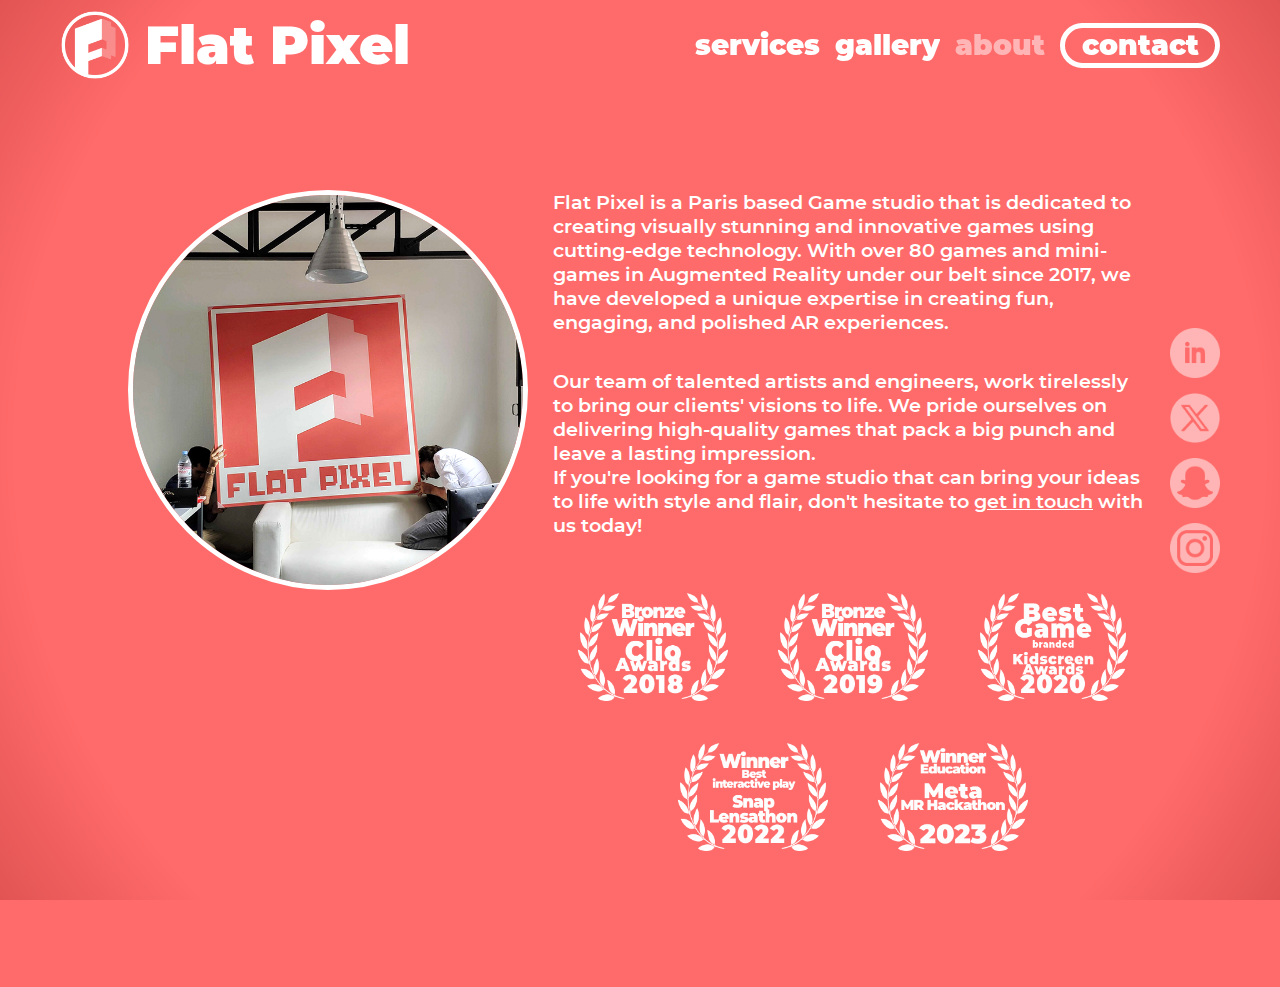
<file: about.html>
<!DOCTYPE html>
<html lang="en" data-scroll='0' translate="no">

<head>
	<meta charset="UTF-8" />
	<meta name="viewport" content="width=device-width, initial-scale=1.0, viewport-fit=cover" />
	<meta http-equiv="ScreenOrientation" content="autoRotate:disabled" />
	<meta http-equiv="X-UA-Compatible" content="ie=edge" />
	<title>
		Flat Pixel - About - An Augmented Reality Game studio based in Paris!
	</title>
	<meta name="description" content="We make augmented reality games. Our studio is based in Paris." />
	<meta property="og:title" content="Flat Pixel - Games studio" />
	<meta property="og:description" content="We make games & augmented reality. Our studio is based in Paris." />
	<meta property="og:type" content="website" />
	<meta property="og:url" content="http://www.flatpixel.fr/" />
	<meta property="og:image" content="images/FPlogo.png" />
	<!-- Google tag (gtag.js) -->
	<script async src="https://www.googletagmanager.com/gtag/js?id=G-MLJCMMWX98"></script>
	<script>
		window.dataLayer = window.dataLayer || [];
		function gtag() { dataLayer.push(arguments); }
		gtag('js', new Date());

		gtag('config', 'G-MLJCMMWX98');
	</script>
	<link rel="icon" type="image/png" href="favicon.ico" />
	<link href="https://fonts.googleapis.com/css?family=Alata&display=swap" rel="stylesheet" defer />
	<link rel="stylesheet" href="css/main.css" type="text/css" />
</head>

<body>
	<!-- Navigation -->
	<nav id="main-nav">
		<div class="vignette"></div>
		<a id="Logo" href="./index.html"><img src="./images/logo.png" alt="Logo"><span>Flat Pixel</span></a>
		<input class="menu-btn" type="checkbox" id="menu-btn" />
		<label class="menu-icon" for="menu-btn"><span class="navicon"></span></label>
		<ul>
			<li id="btnHome"><a href="./index.html">home</a></li>
			<li id="btnServices"><a href="./services.html">services</a></li>
			<li id="btnProjects"><a href="./projects.html">gallery</a></li>
			<li id="btnAbout"><a class="active" href="./about.html">about</a></li>
			<li id="btnContact"><a href="./contact.html">contact</a></li>
		</ul>
	</nav>
	<!-- Main -->
	<main id="About">
		<section id="TeamPhoto"><img src="./images/office_2019.jpg" alt="Flat Pixel Team"></section>
		<section id="Presentation">
			<p translate="yes">
				Flat Pixel is a Paris based Game studio that is dedicated to creating visually stunning and innovative
				games using cutting-edge technology. With over 80 games and mini-games in Augmented Reality under our
				belt since 2017, we have developed a unique expertise in creating fun, engaging, and polished AR
				experiences.
			</p>

			<p translate="yes">
				Our team of talented artists and engineers, work tirelessly to bring our clients' visions to life. We
				pride ourselves on delivering high-quality games that pack a
				big punch and leave a lasting impression. </br>
				If you're looking for a game studio that can bring your ideas to life with style and flair, don't
				hesitate to <a href="./contact.html">get in touch</a> with us today!
			</p>
			<ul>
				<li class="award clio1">Clio Award 2018</li>
				<li class="award clio2">Clio Award 2019</li>
				<li class="award kidchoice">Kid Choice Award</li>
				<li class="award lensathon">Snap Lensathon 2020</li>
				<li class="award meta">Meta Hackathon 2023</li>
			</ul>
		</section>
	</main>
	<!-- Footer -->
	<footer>
		<ul>
			<li><a href="https://fr.linkedin.com/company/flatpixel" target="_blank" rel="noopener noreferrer"
					class="social linkedin">Linked In</a></li>
			<li><a href="https://www.twitter.com/Flat_Pixel" target="_blank" rel="noopener noreferrer"
					class="social twitter">
					Twitter
				</a></li>
			<li><a href="https://www.snapchat.com/add/flatpixel" target="_blank" rel="noopener noreferrer"
					class="social snapchat">
					Snapchat
				</a></li>
			<li><a href="https://www.instagram.com/flat_pixel" target="_blank" rel="noopener noreferrer"
					class="social instagram">
					Instagram
				</a></li>
		</ul>
	</footer>
	<!-- Scripts -->
	<script type="application/javascript" src="js/storeScroll.js"></script>
</body>

</html>
</file>
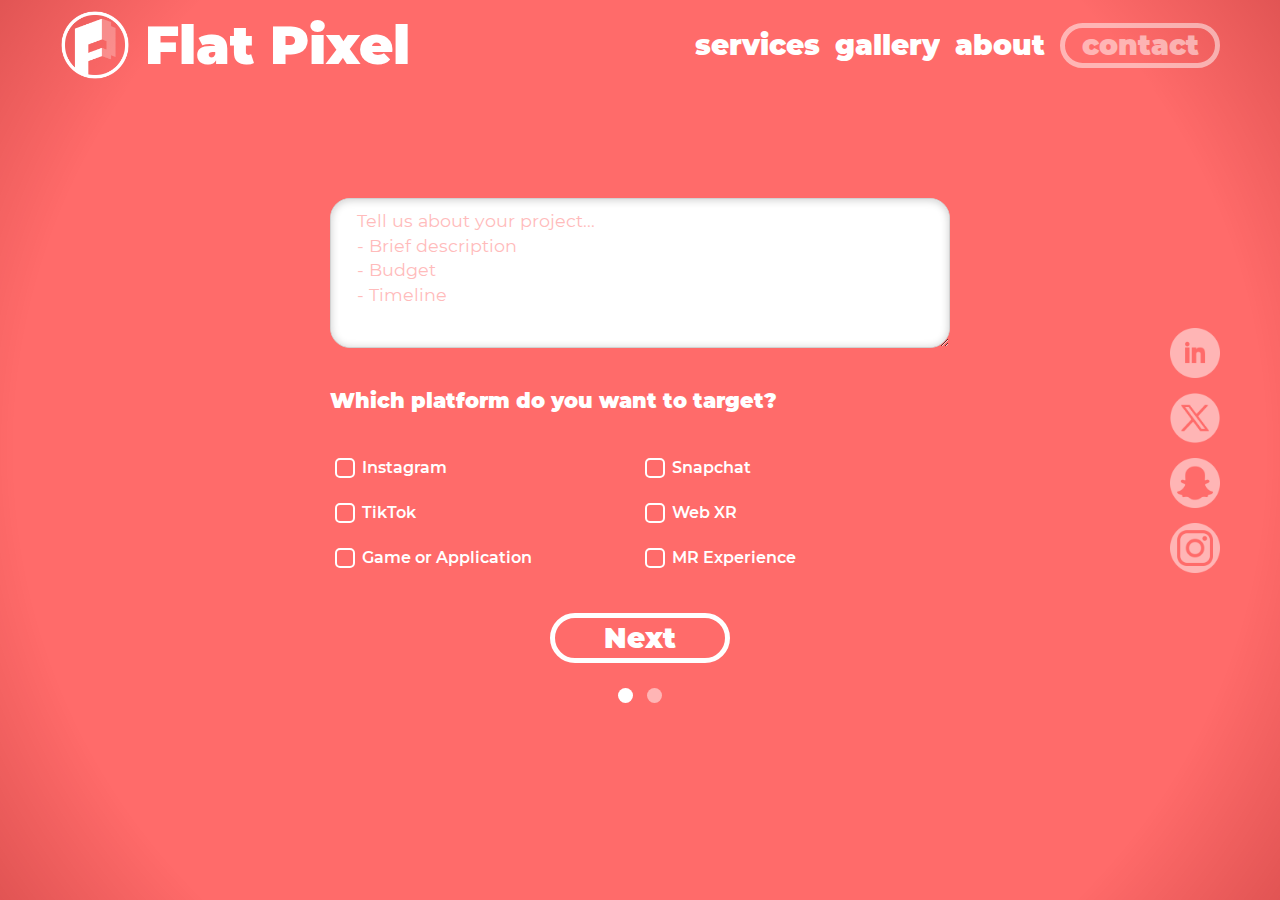
<file: contact.html>
<!DOCTYPE html>
<html lang="en" data-scroll='0' translate="no">

<head>
	<meta charset="UTF-8" />
	<meta name="viewport" content="width=device-width, initial-scale=1.0, viewport-fit=cover" />
	<meta http-equiv="ScreenOrientation" content="autoRotate:disabled" />
	<meta http-equiv="X-UA-Compatible" content="ie=edge" />
	<title>
		Flat Pixel - Contact - An Augmented Reality Game studio based in Paris!
	</title>
	<meta name="description" content="We make augmented reality games. Our studio is based in Paris." />
	<meta property="og:title" content="Flat Pixel - Games studio" />
	<meta property="og:description" content="We make games & augmented reality. Our studio is based in Paris." />
	<meta property="og:type" content="website" />
	<meta property="og:url" content="http://www.flatpixel.fr/" />
	<meta property="og:image" content="images/FPlogo.png" />
	<!-- Google tag (gtag.js) -->
	<script async src="https://www.googletagmanager.com/gtag/js?id=G-MLJCMMWX98"></script>
	<script>
		window.dataLayer = window.dataLayer || [];
		function gtag() { dataLayer.push(arguments); }
		gtag('js', new Date());

		gtag('config', 'G-MLJCMMWX98');
	</script>
	<link rel="icon" type="image/png" href="favicon.ico" />
	<link href="https://fonts.googleapis.com/css?family=Alata&display=swap" rel="stylesheet" defer />
	<link rel="stylesheet" href="css/main.css" type="text/css" />

	<!-- <script src="https://www.google.com/recaptcha/api.js" async defer></script> -->
	<!-- <style>
		.grecaptcha-badge {
			display: none;
		}
	</style> -->
</head>

<body>
	<!-- Navigation -->
	<nav id="main-nav">
		<div class="vignette"></div>
		<a id="Logo" href="./index.html"><img src="./images/logo.png" alt="Logo"><span>Flat Pixel</span></a>
		<input class="menu-btn" type="checkbox" id="menu-btn" />
		<label class="menu-icon" for="menu-btn"><span class="navicon"></span></label>
		<ul>
			<li id="btnHome"><a href="./index.html">home</a></li>
			<li id="btnServices"><a href="./services.html">services</a></li>
			<li id="btnProjects"><a href="./projects.html">gallery</a></li>
			<li id="btnAbout"><a href="./about.html">about</a></li>
			<li id="btnContact"><a class="active" href="./contact.html">contact</a></li>
		</ul>
	</nav>
	<!-- Main -->
	<main id="Contact">
		<form id="invisible-recaptcha-form" action="https://formspree.io/f/moqzellv" method="POST">
			<!-- One "tab" for each step in the form: -->
			<section id="step-1" class="form-step">
				<textarea
					placeholder="Tell us about your project...&#10;- Brief description&#10;- Budget&#10;- Timeline"
					name="message" oninput="this.className = ''"></textarea>
				<legend>Which platform do you want to target?</legend>
				<fieldset>
					<label for="InstagramBox">
						<input type="checkbox" id="InstagramBox" name="plateform" value="instagram">
						Instagram
					</label>

					<label for="SnapchatBox">
						<input type="checkbox" id="SnapchatBox" name="plateform" value="snapchat">
						Snapchat
					</label>

					<label for="TikTokBox">
						<input type="checkbox" id="TikTokBox" name="plateform" name="tiktok" value="tiktok">
						TikTok
					</label>

					<label for="WebXRBox">
						<input type="checkbox" id="WebXRBox" name="plateform" value="webxr">
						Web XR
					</label>

					<label for="CustomAppBox">
						<input type="checkbox" id="CustomAppBox" name="plateform" value="customapp">
						Game or Application
					</label>

					<label for="MRExperienceBox">
						<input type="checkbox" id="MRExperienceBox" name="plateform" value="mrexperience">
						MR Experience
					</label>
				</fieldset>
				<div class="buttons">
					<button type="button" id="nextBtn" class="btn-navigate-form-step" step_number="2">Next</button>
				</div>
			</section>

			<section id="step-2" class="form-step d-none">
				<h2>Let us get back to you</h2>
				<p id="my-form-status"></p>
				<div class="contact-details">
					<input type="text" placeholder="Your name" name="name" oninput="this.className = ''">
					<input type="text" placeholder="Your company" name="company_name" oninput="this.className = ''">
					<input type="email" placeholder="Your email" name="email" oninput="this.className = ''" required>
				</div>
				<div class="buttons">
					<button type="button" id="PreviousBtn" class="btn-navigate-form-step"
						step_number="1">Previous</button>
					<button id="SubmitBtn" class="g-recaptcha button submit-btn"
						data-sitekey="6LcU8GwkAAAAADLq_lor7Ps736gAAg8Gb7u0DYZL" data-callback='onSubmit'
						data-badge="inline">Submit</button>
				</div>
			</section>

			<!-- Circles which indicates the steps of the form: -->
			<ul class="steps">
				<li class="step form-stepper-list form-stepper-unfinished form-stepper-active" step="1"></li>
				<li class="step form-stepper-list form-stepper-unfinished" step="2"></li>
			</ul>
		</form>
	</main>
	<!-- Footer -->
	<footer>
		<ul>
			<li><a href="https://fr.linkedin.com/company/flatpixel" target="_blank" rel="noopener noreferrer"
					class="social linkedin">Linked In</a></li>
			<li><a href="https://www.twitter.com/Flat_Pixel" target="_blank" rel="noopener noreferrer"
					class="social twitter">
					Twitter
				</a></li>
			<li><a href="https://www.snapchat.com/add/flatpixel" target="_blank" rel="noopener noreferrer"
					class="social snapchat">
					Snapchat
				</a></li>
			<li><a href="https://www.instagram.com/flat_pixel" target="_blank" rel="noopener noreferrer"
					class="social instagram">
					Instagram
				</a></li>
		</ul>
	</footer>
	<!-- Scripts -->
	<script type="application/javascript" src="js/storeScroll.js"></script>
	<script type="application/javascript">
		function validateForm(stepNumber) {
			// This function deals with validation of the form fields
			var x, y, i, valid = true;
			x = document.querySelector("#step-" + stepNumber);
			y = x.querySelectorAll("input,textarea");

			// A loop that checks every input, textarea fields:
			for (i = 0; i < y.length; i++) {
				// If a field is empty...
				if (y[i].value == "") {
					// add an "invalid" class to the field:
					y[i].className += " invalid";
					// and set the current valid status to false
					valid = false;
				}
				// console.log("y[" + i + "].value: " + y[i].value);
			}

			setTimeout(function () {
				var x, y, i;
				x = document.querySelector("#step-" + stepNumber);
				y = x.querySelectorAll("input,textarea");
				for (i = 0; i < y.length; i++) {
					//remove the class so animation can occur as many times as user triggers event, delay must be longer than the animation duration and any delay.
					y[i].classList.remove("invalid");
				}
			}, 1000);

			// If the valid status is true, mark the step as finished and valid:
			if (valid) document.getElementsByClassName("step")[stepNumber - 1].className += " finish";

			return valid; // return the valid status
		}

		/**
		 * Define a function to navigate betweens form steps.
		 * It accepts one parameter. That is - step number.
		 */
		const navigateToFormStep = (stepNumber) => {
			/**
			 * Hide all form steps.
			 */
			document.querySelectorAll(".form-step").forEach((formStepElement) => {
				formStepElement.classList.add("d-none");
			});
			/**
			 * Mark all form steps as unfinished.
			 */
			document.querySelectorAll(".form-stepper-list").forEach((formStepHeader) => {
				formStepHeader.classList.add("form-stepper-unfinished");
				formStepHeader.classList.remove("form-stepper-active", "form-stepper-completed");
			});
			/**
			 * Show the current form step (as passed to the function).
			 */
			document.querySelector("#step-" + stepNumber).classList.remove("d-none");
			/**
			 * Reset the scroll for new tab form
			 */
			window.scrollTo(0, 0);
			/**
			 * Select the form step circle (progress bar).
			 */
			const formStepCircle = document.querySelector('li[step="' + stepNumber + '"]');
			/**
			 * Mark the current form step as active.
			 */
			formStepCircle.classList.remove("form-stepper-unfinished", "form-stepper-completed");
			formStepCircle.classList.add("form-stepper-active");
			/**
			 * Loop through each form step circles.
			 * This loop will continue up to the current step number.
			 * Example: If the current step is 3,
			 * then the loop will perform operations for step 1 and 2.
			 */
			for (let index = 0; index < stepNumber; index++) {
				/**
				 * Select the form step circle (progress bar).
				 */
				const formStepCircle = document.querySelector('li[step="' + index + '"]');
				/**
				 * Check if the element exist. If yes, then proceed.
				 */
				if (formStepCircle) {
					/**
					 * Mark the form step as completed.
					 */
					formStepCircle.classList.remove("form-stepper-unfinished", "form-stepper-active");
					formStepCircle.classList.add("form-stepper-completed");
				}
			}
		};

		/**
		 * Select all form navigation buttons, and loop through them.
		 */
		document.querySelectorAll(".btn-navigate-form-step").forEach((formNavigationBtn) => {
			/**
			 * Add a click event listener to the button.
			 */
			formNavigationBtn.addEventListener("click", () => {
				/**
				 * Get the value of the step.
				 */
				const stepNumber = parseInt(formNavigationBtn.getAttribute("step_number"));
				// console.log("addEventListener " + stepNumber);

				/**
				 * Call the function to navigate to the target form step.
				 */
				if ((stepNumber - 1) >= 1) {
					if (validateForm(stepNumber - 1)) {
						navigateToFormStep(stepNumber);
					}
				} else {
					navigateToFormStep(stepNumber);
				}
			});
		});
	</script>

	<script type="application/javascript">
		var form = document.getElementById("invisible-recaptcha-form");
		async function handleSubmit(event) {
			event.preventDefault();

			if (validateForm(2) == false) { };

			var status = document.getElementById("my-form-status");
			var data = new FormData(event.target);
			fetch(event.target.action, {
				method: form.method,
				body: data,
				headers: {
					'Accept': 'application/json'
				}
			}).then(response => {
				if (response.ok) {
					status.innerHTML = "Thanks for your submission!";
					status.className += " success";
					form.reset()
					/**
					 * Hide all form steps.
					 */
					document.querySelectorAll(".contact-details").forEach((formStepElement) => {
						formStepElement.classList.add("d-none");
					});

					document.querySelectorAll(".buttons").forEach((formStepElement) => {
						formStepElement.classList.add("d-none");
					});
				} else {
					response.json().then(data => {
						if (Object.hasOwn(data, 'errors')) {
							status.innerHTML = "Error: " + data["errors"].map(error => error["message"]).join(", ")
							status.className += " error";
						} else {
							status.innerHTML = "Oops! There was a problem submitting your form"
							status.className += " error";
						}
					})
				}
			}).catch(error => {
				status.innerHTML = "Oops! There was a problem fetching your form data"
				status.className += " error";
			});
		}
		form.addEventListener("submit", handleSubmit)
	</script>
</body>

</html>
</file>
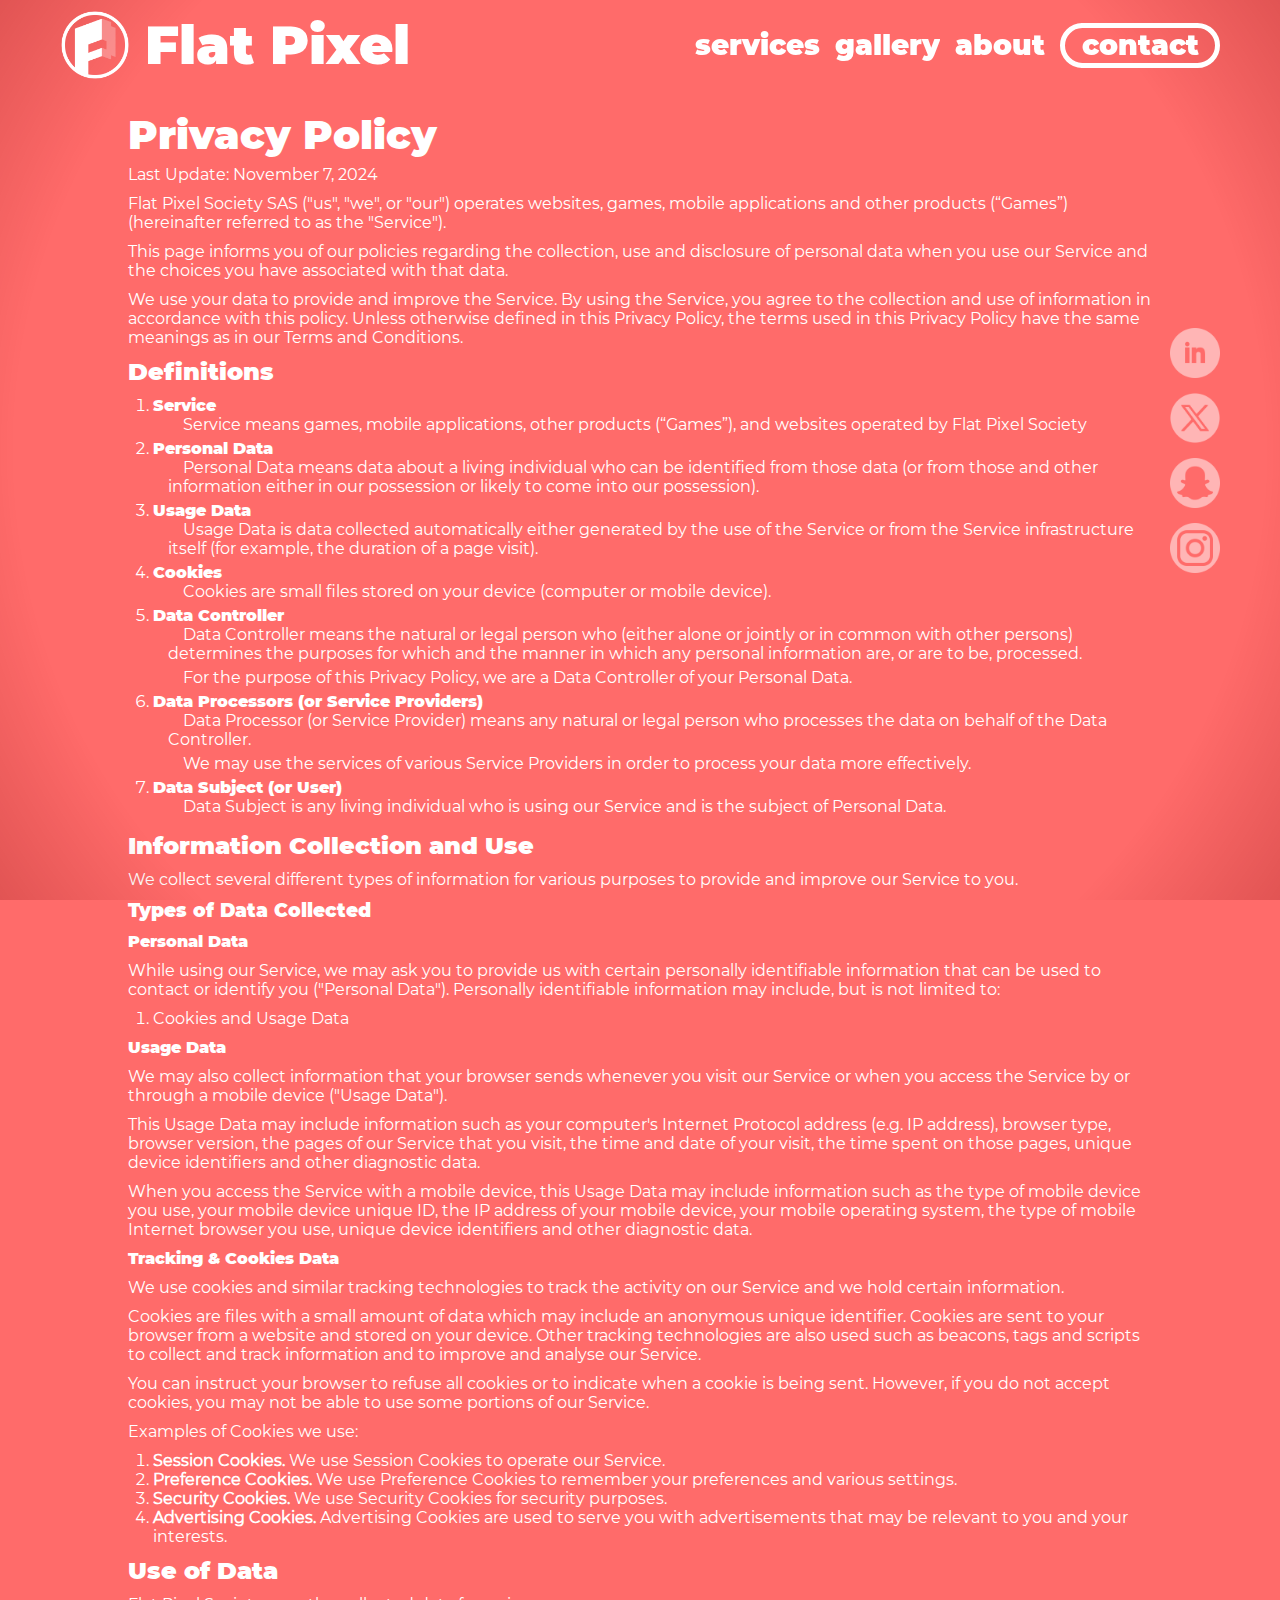
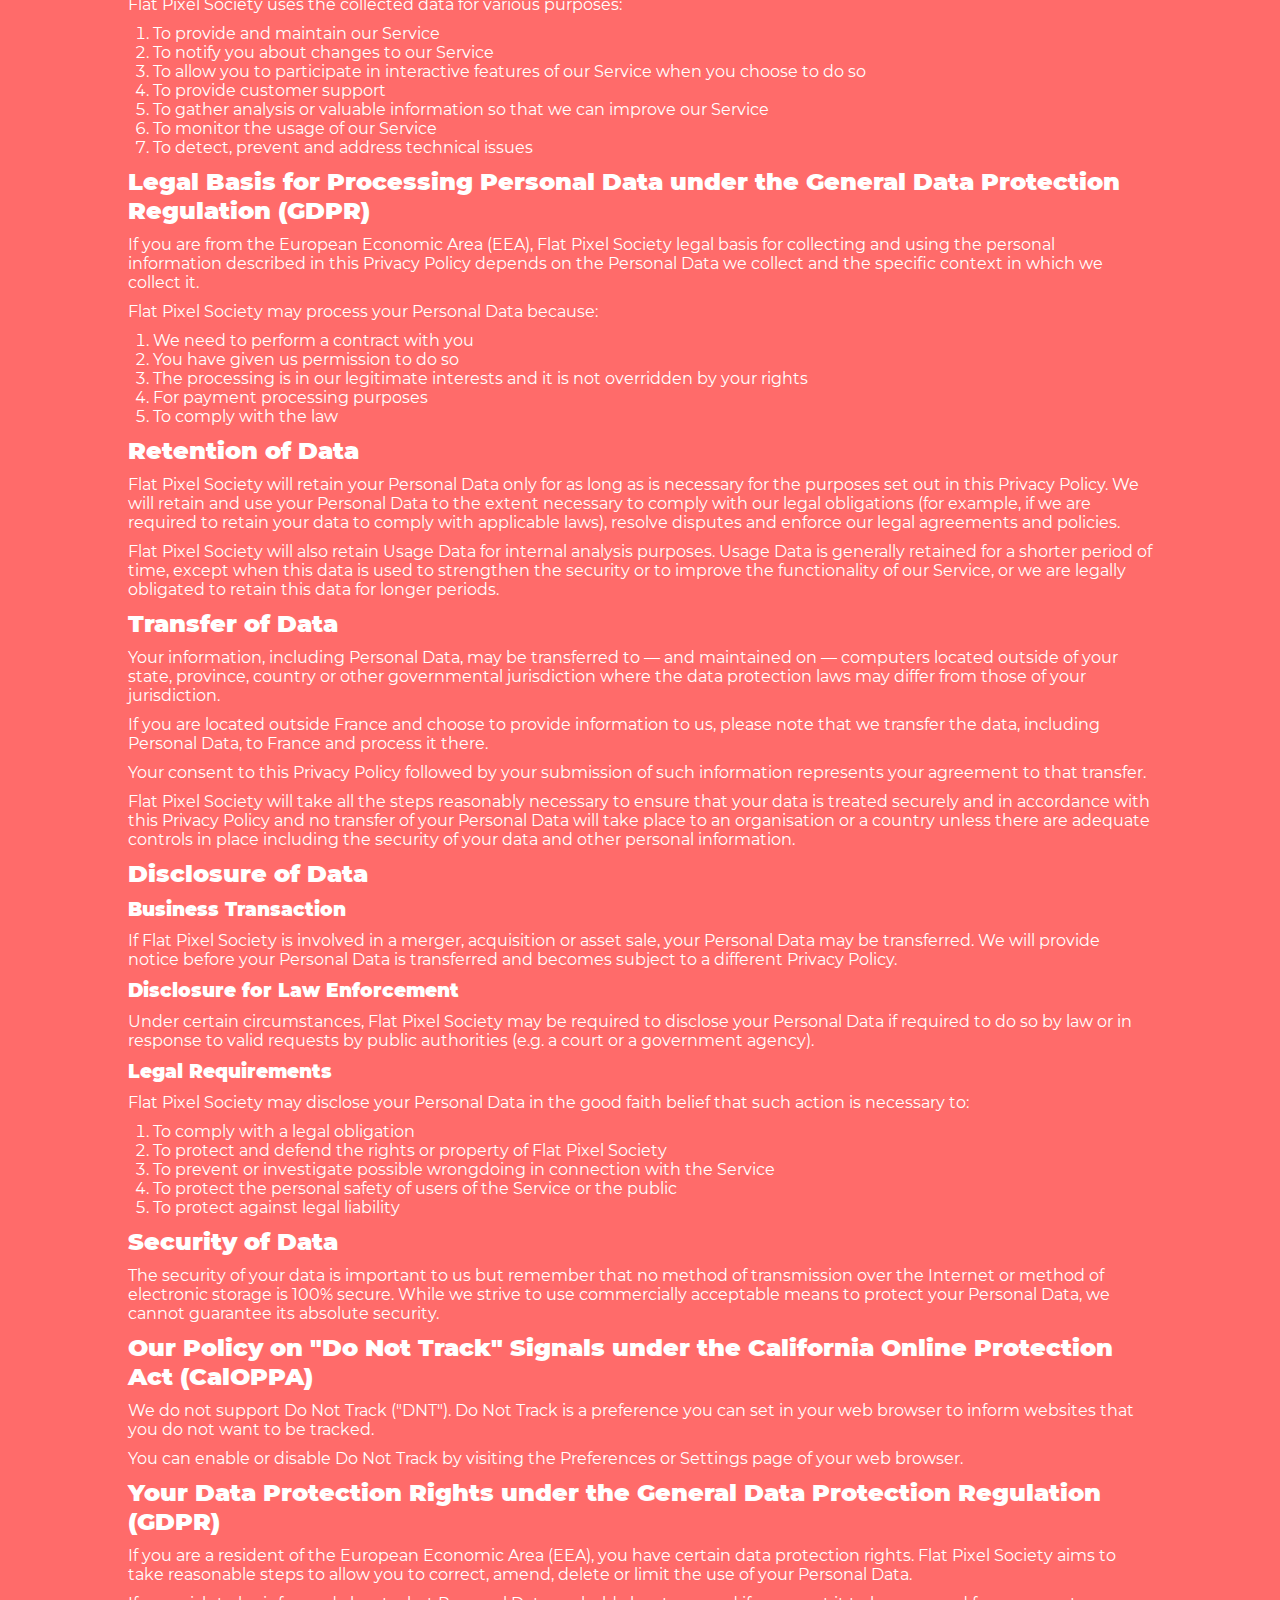
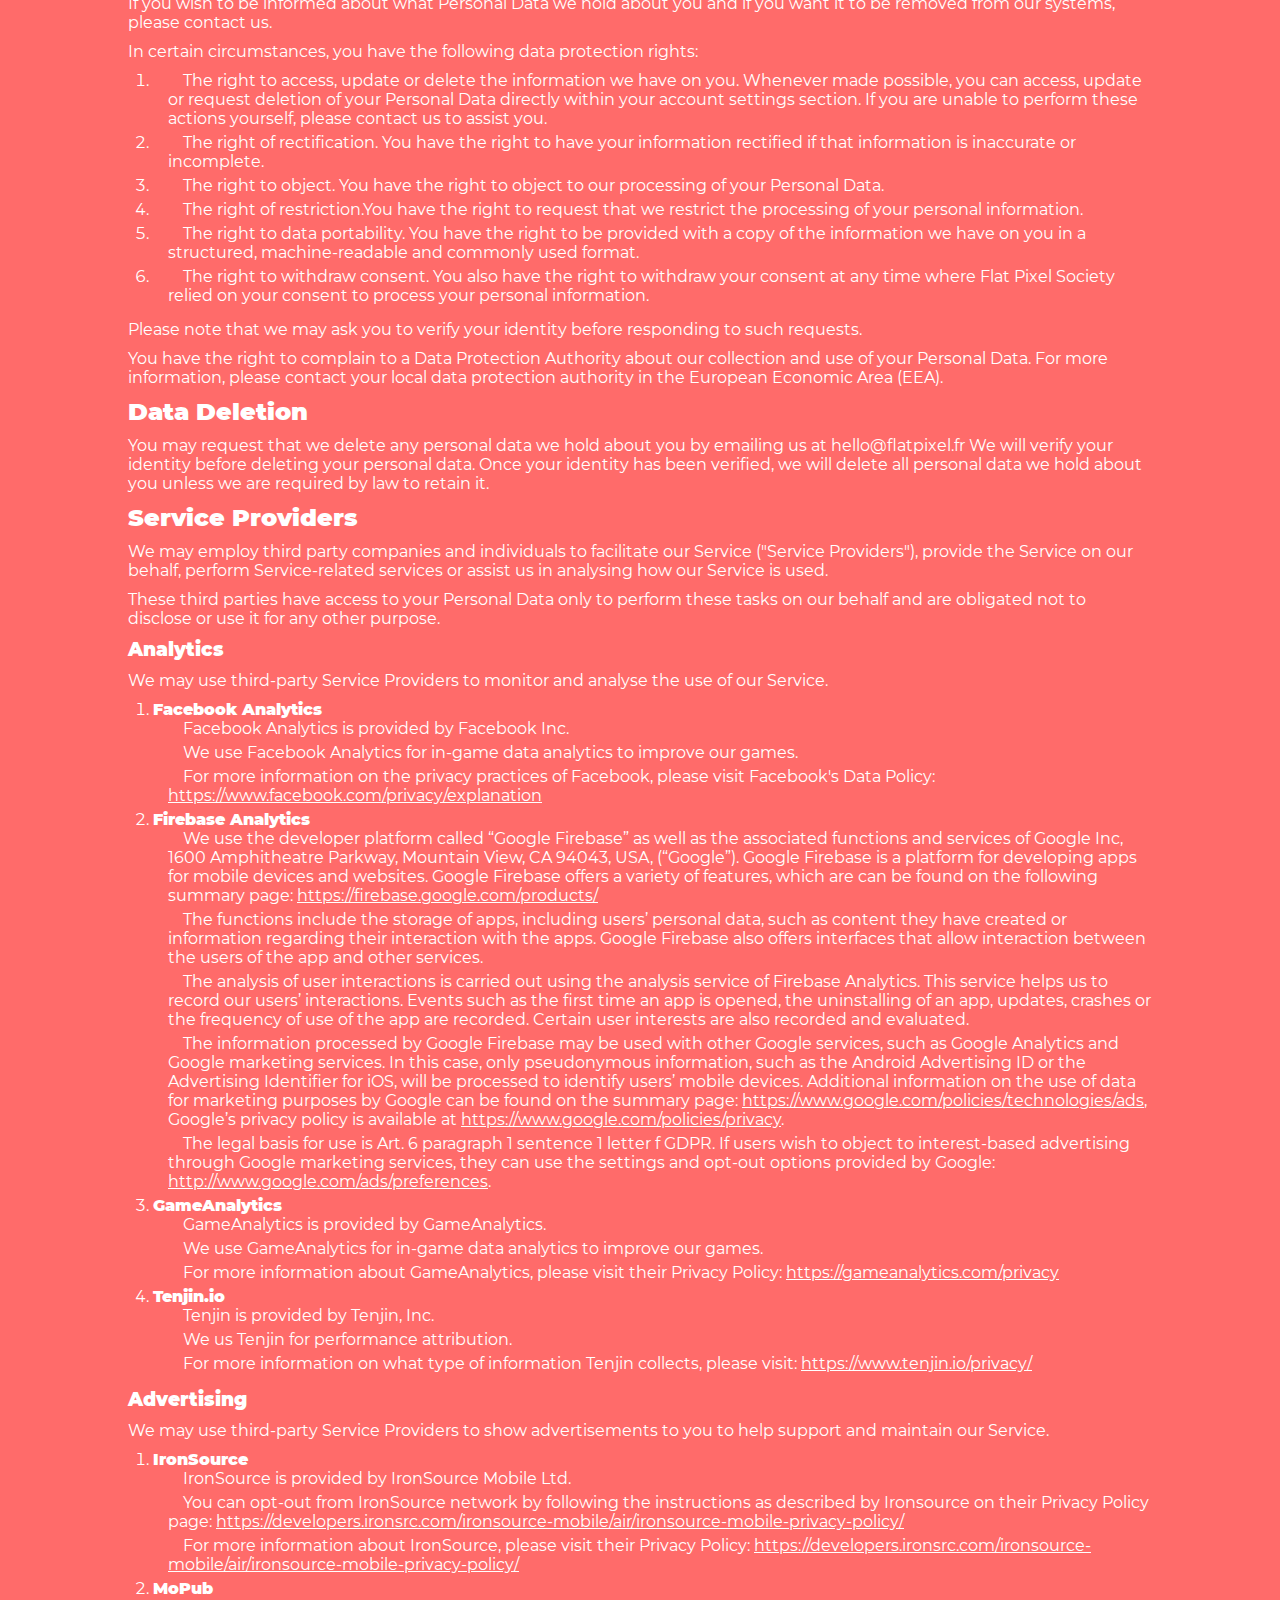
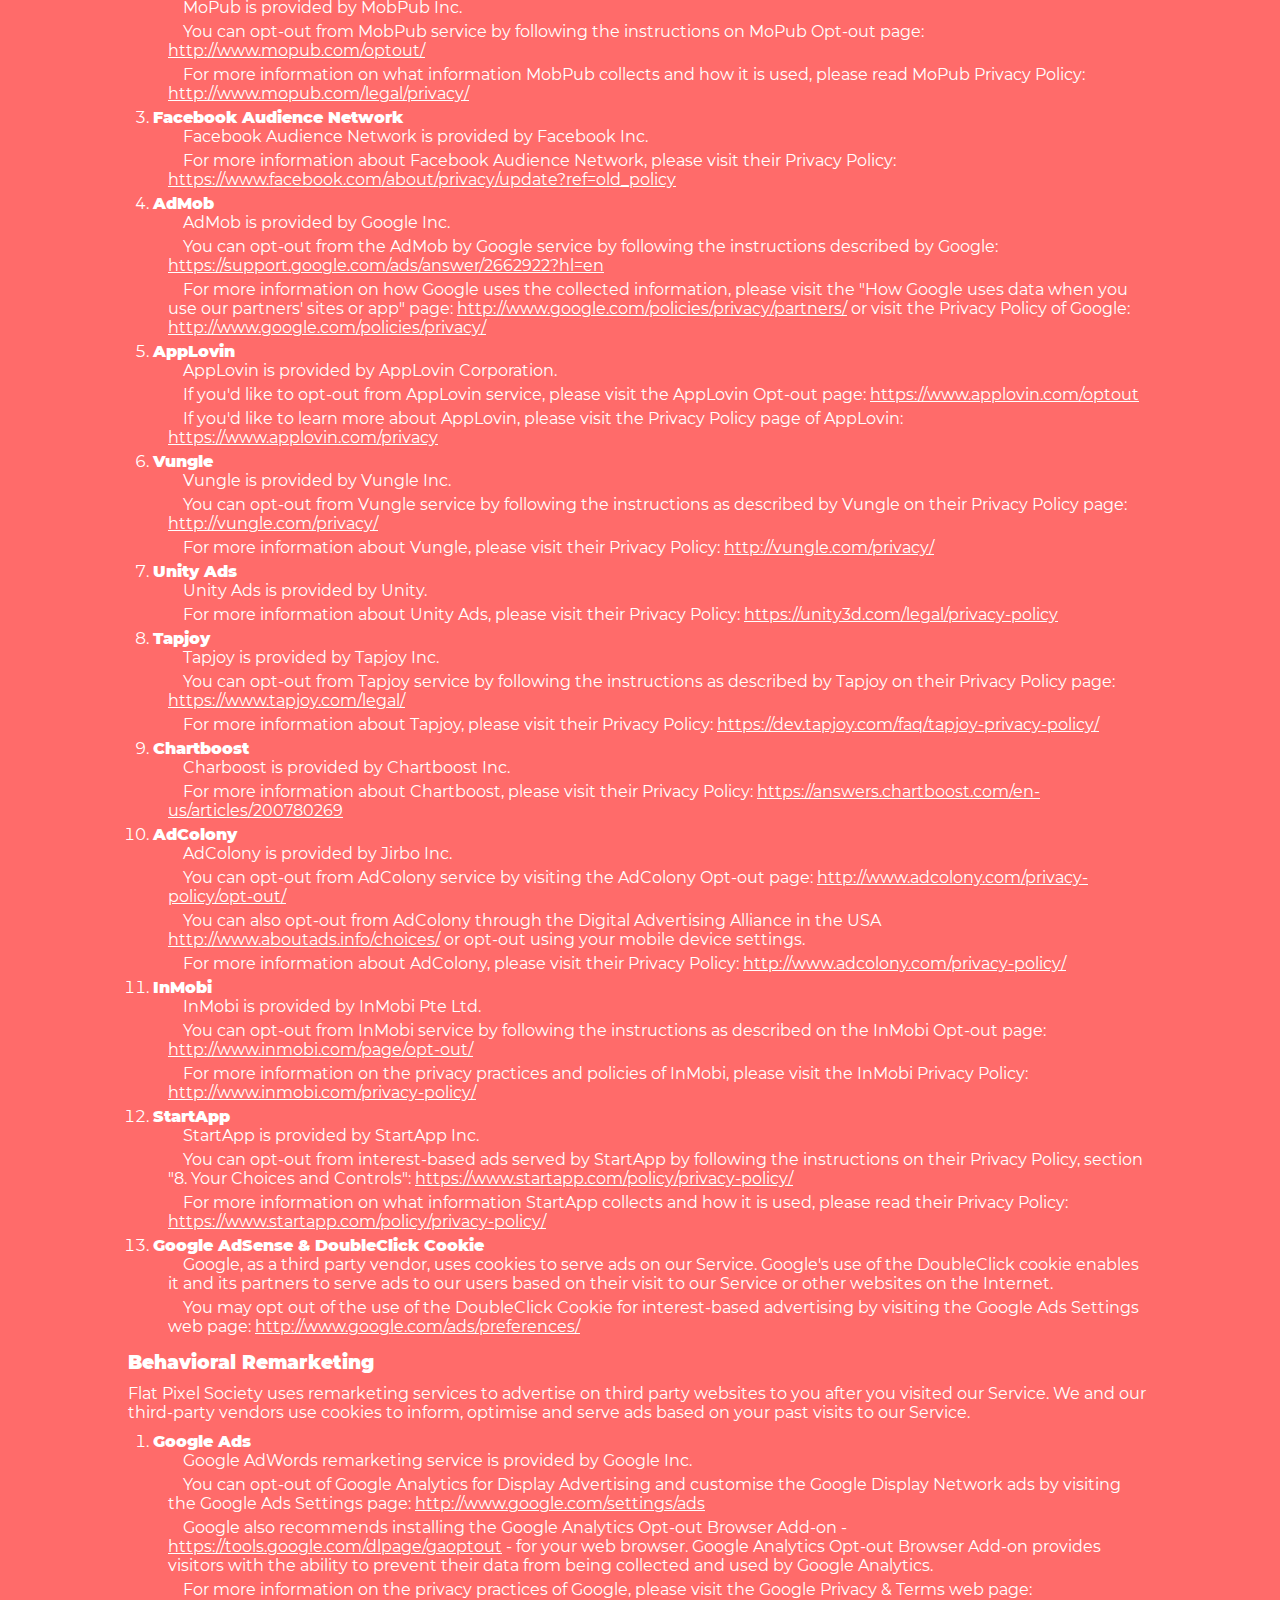
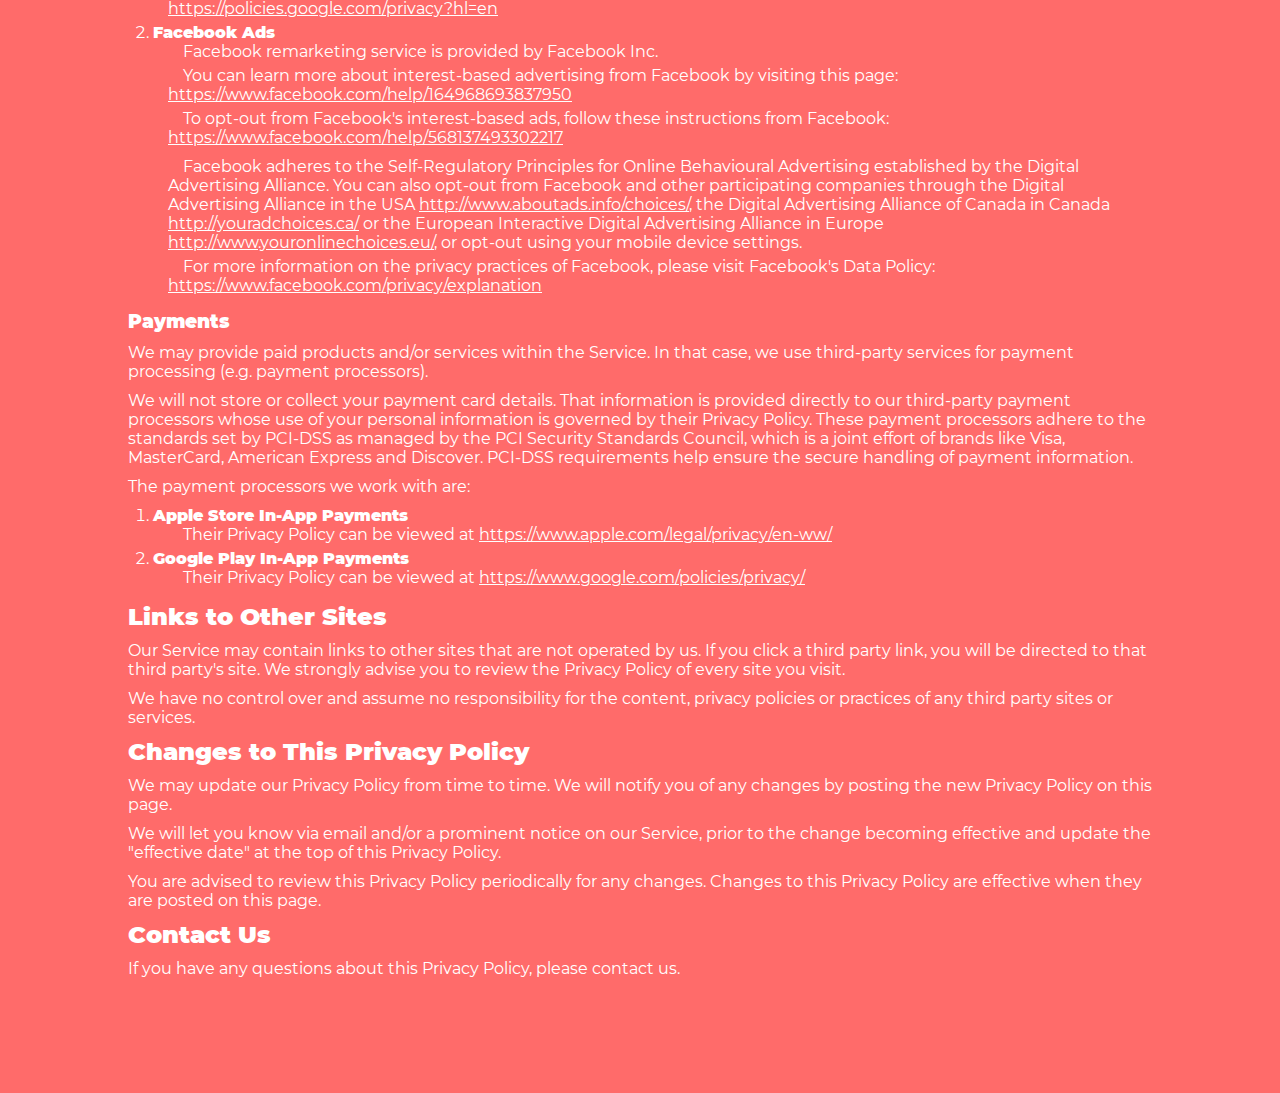
<file: privacy.html>
<!DOCTYPE html>
<html lang="en" data-scroll='0' translate="no">

<head>
	<meta charset="UTF-8" />
	<meta name="viewport" content="width=device-width, initial-scale=1.0, viewport-fit=cover" />
	<meta http-equiv="ScreenOrientation" content="autoRotate:disabled" />
	<meta http-equiv="X-UA-Compatible" content="ie=edge" />
	<title>
		Flat Pixel - Privacy
	</title>
	<meta name="description" content="We make augmented reality games. Our studio is based in Paris." />
	<meta property="og:title" content="Flat Pixel - Games studio" />
	<meta property="og:description" content="We make games & augmented reality. Our studio is based in Paris." />
	<meta property="og:type" content="website" />
	<meta property="og:url" content="http://www.flatpixel.fr/" />
	<meta property="og:image" content="images/FPlogo.png" />
	<!-- Google tag (gtag.js) -->
	<script async src="https://www.googletagmanager.com/gtag/js?id=G-MLJCMMWX98"></script>
	<script>
		window.dataLayer = window.dataLayer || [];
		function gtag() { dataLayer.push(arguments); }
		gtag('js', new Date());

		gtag('config', 'G-MLJCMMWX98');
	</script>
	<link rel="icon" type="image/png" href="favicon.ico" />
	<link href="https://fonts.googleapis.com/css?family=Alata&display=swap" rel="stylesheet" defer />
	<link rel="stylesheet" href="css/main.css" type="text/css" />
</head>

<body>
	<nav id="main-nav">
		<div class="vignette"></div>
		<a id="Logo" href="./index.html"><img src="images/logo.png" alt="Logo"><span>Flat Pixel</span></a>
		<input class="menu-btn" type="checkbox" id="menu-btn" />
		<label class="menu-icon" for="menu-btn"><span class="navicon"></span></label>
		<ul>
			<li id="btnHome"><a href="./index.html">home</a></li>
			<li id="btnServices"><a href="./services.html">services</a></li>
			<li id="btnProjects"><a href="./projects.html">gallery</a></li>
			<li id="btnAbout"><a href="./about.html">about</a></li>
			<li id="btnContact"><a href="./contact.html">contact</a></li>
		</ul>
	</nav>
	<!-- Main -->
	<main id="Privacy">
		<h1>Privacy Policy</h1>

		<p>Last Update: November 7, 2024</p>

		<p>Flat Pixel Society SAS ("us", "we", or "our") operates websites, games, mobile applications and other
			products (“Games”) (hereinafter referred to as the "Service").</p>

		<p>This page informs you of our policies regarding the collection, use and disclosure of personal data when you
			use our Service and the choices you have associated with that data.</p>

		<p>We use your data to provide and improve the Service. By using the Service, you agree to the collection and
			use of information in accordance with this policy. Unless otherwise defined in this Privacy Policy, the
			terms used in this Privacy Policy have the same meanings as in our Terms and Conditions.</p>

		<h2>Definitions</h2>
		<ul>
			<li>
				<h4>Service</h4>
				<p>Service means games, mobile applications, other products (“Games”), and websites operated by
					Flat Pixel Society</p>
			</li>
			<li>
				<h4>Personal Data</h4>
				<p>Personal Data means data about a living individual who can be identified from those data (or from
					those and other information either in our possession or likely to come into our possession).</p>
			</li>
			<li>
				<h4>Usage Data</h4>
				<p>Usage Data is data collected automatically either generated by the use of the Service or from the
					Service infrastructure itself (for example, the duration of a page visit).</p>
			</li>
			<li>
				<h4>Cookies</h4>
				<p>Cookies are small files stored on your device (computer or mobile device).</p>
			</li>
			<li>
				<h4>Data Controller</h4>
				<p>Data Controller means the natural or legal person who (either alone or jointly or in common with
					other persons) determines the purposes for which and the manner in which any personal
					information
					are, or are to be, processed.</p>
				<p>For the purpose of this Privacy Policy, we are a Data Controller of your Personal Data.</p>
			</li>
			<li>
				<h4>Data Processors (or Service Providers)</h4>
				<p>Data Processor (or Service Provider) means any natural or legal person who processes the data on
					behalf of the Data Controller.</p>
				<p>We may use the services of various Service Providers in order to process your data more
					effectively.
				</p>
			</li>
			<li>
				<h4>Data Subject (or User)</h4>
				<p>Data Subject is any living individual who is using our Service and is the subject of Personal
					Data.
				</p>
			</li>
		</ul>


		<h2>Information Collection and Use</h2>
		<p>We collect several different types of information for various purposes to provide and improve our Service to
			you.</p>

		<h3>Types of Data Collected</h3>

		<h4>Personal Data</h4>
		<p>While using our Service, we may ask you to provide us with certain personally identifiable information that
			can be used to contact or identify you ("Personal Data"). Personally identifiable information may include,
			but is not limited to:</p>

		<ul>
			<li>Cookies and Usage Data</li>
		</ul>


		<h4>Usage Data</h4>

		<p>We may also collect information that your browser sends whenever you visit our Service or when you access the
			Service by or through a mobile device ("Usage Data").</p>
		<p>This Usage Data may include information such as your computer's Internet Protocol address (e.g. IP address),
			browser type, browser version, the pages of our Service that you visit, the time and date of your visit, the
			time spent on those pages, unique device identifiers and other diagnostic data.</p>
		<p>When you access the Service with a mobile device, this Usage Data may include information such as the type of
			mobile device you use, your mobile device unique ID, the IP address of your mobile device, your mobile
			operating system, the type of mobile Internet browser you use, unique device identifiers and other
			diagnostic data.</p>


		<h4>Tracking & Cookies Data</h4>
		<p>We use cookies and similar tracking technologies to track the activity on our Service and we hold certain
			information.</p>
		<p>Cookies are files with a small amount of data which may include an anonymous unique identifier. Cookies are
			sent to your browser from a website and stored on your device. Other tracking technologies are also used
			such as beacons, tags and scripts to collect and track information and to improve and analyse our Service.
		</p>
		<p>You can instruct your browser to refuse all cookies or to indicate when a cookie is being sent. However, if
			you do not accept cookies, you may not be able to use some portions of our Service.</p>
		<p>Examples of Cookies we use:</p>
		<ul>
			<li><strong>Session Cookies.</strong> We use Session Cookies to operate our Service.</li>
			<li><strong>Preference Cookies.</strong> We use Preference Cookies to remember your preferences and various
				settings.</li>
			<li><strong>Security Cookies.</strong> We use Security Cookies for security purposes.</li>
			<li><strong>Advertising Cookies.</strong> Advertising Cookies are used to serve you with advertisements that
				may be relevant to you and your interests.</li>
		</ul>

		<h2>Use of Data</h2>
		<p>Flat Pixel Society uses the collected data for various purposes:</p>
		<ul>
			<li>To provide and maintain our Service</li>
			<li>To notify you about changes to our Service</li>
			<li>To allow you to participate in interactive features of our Service when you choose to do so</li>
			<li>To provide customer support</li>
			<li>To gather analysis or valuable information so that we can improve our Service</li>
			<li>To monitor the usage of our Service</li>
			<li>To detect, prevent and address technical issues</li>

		</ul>


		<h2>Legal Basis for Processing Personal Data under the General Data Protection Regulation (GDPR)</h2>
		<p>If you are from the European Economic Area (EEA), Flat Pixel Society legal basis for collecting and using the
			personal information described in this Privacy Policy depends on the Personal Data we collect and the
			specific context in which we collect it.</p>
		<p>Flat Pixel Society may process your Personal Data because:</p>
		<ul>
			<li>We need to perform a contract with you</li>
			<li>You have given us permission to do so</li>
			<li>The processing is in our legitimate interests and it is not overridden by your rights</li>
			<li>For payment processing purposes</li>
			<li>To comply with the law</li>
		</ul>


		<h2>Retention of Data</h2>
		<p>Flat Pixel Society will retain your Personal Data only for as long as is necessary for the purposes set out
			in this Privacy Policy. We will retain and use your Personal Data to the extent necessary to comply with our
			legal obligations (for example, if we are required to retain your data to comply with applicable laws),
			resolve disputes and enforce our legal agreements and policies.</p>
		<p>Flat Pixel Society will also retain Usage Data for internal analysis purposes. Usage Data is generally
			retained
			for a shorter period of time, except when this data is used to strengthen the security or to improve the
			functionality of our Service, or we are legally obligated to retain this data for longer periods.</p>

		<h2>Transfer of Data</h2>
		<p>Your information, including Personal Data, may be transferred to — and maintained on — computers located
			outside of your state, province, country or other governmental jurisdiction where the data protection laws
			may differ from those of your jurisdiction.</p>
		<p>If you are located outside France and choose to provide information to us, please note that we transfer the
			data, including Personal Data, to France and process it there.</p>
		<p>Your consent to this Privacy Policy followed by your submission of such information represents your agreement
			to that transfer.</p>
		<p>Flat Pixel Society will take all the steps reasonably necessary to ensure that your data is treated securely
			and
			in accordance with this Privacy Policy and no transfer of your Personal Data will take place to an
			organisation or a country unless there are adequate controls in place including the security of your data
			and other personal information.</p>

		<h2>Disclosure of Data</h2>
		<h3>Business Transaction</h3>
		<p>If Flat Pixel Society is involved in a merger, acquisition or asset sale, your Personal Data may be
			transferred.
			We will provide notice before your Personal Data is transferred and becomes subject to a different Privacy
			Policy.</p>

		<h3>Disclosure for Law Enforcement</h3>
		<p>Under certain circumstances, Flat Pixel Society may be required to disclose your Personal Data if required to do
			so by law or in response to valid requests by public authorities (e.g. a court or a government agency).</p>

		<h3>Legal Requirements</h3>
		<p>Flat Pixel Society may disclose your Personal Data in the good faith belief that such action is necessary to:
		</p>
		<ul>
			<li>To comply with a legal obligation</li>

			<li>To protect and defend the rights or property of Flat Pixel Society</li>
			<li>To prevent or investigate possible wrongdoing in connection with the Service</li>
			<li>To protect the personal safety of users of the Service or the public</li>
			<li>To protect against legal liability</li>
		</ul>

		<h2>Security of Data</h2>
		<p>The security of your data is important to us but remember that no method of transmission over the Internet or
			method of electronic storage is 100% secure. While we strive to use commercially acceptable means to protect
			your Personal Data, we cannot guarantee its absolute security.</p>

		<h2>Our Policy on "Do Not Track" Signals under the California Online Protection Act (CalOPPA)</h2>
		<p>We do not support Do Not Track ("DNT"). Do Not Track is a preference you can set in your web browser to
			inform websites that you do not want to be tracked.</p>
		<p>You can enable or disable Do Not Track by visiting the Preferences or Settings page of your web browser.</p>

		<h2>Your Data Protection Rights under the General Data Protection Regulation (GDPR)</h2>
		<p>If you are a resident of the European Economic Area (EEA), you have certain data protection rights.
			Flat Pixel Society aims to take reasonable steps to allow you to correct, amend, delete or limit the use of
			your Personal Data.</p>
		<p>If you wish to be informed about what Personal Data we hold about you and if you want it to be removed from
			our systems, please contact us.</p>
		<p>In certain circumstances, you have the following data protection rights:</p>
		<ul>
			<li>
				<p>The right to access, update or delete the information we have on you. Whenever made
					possible, you can access, update or request deletion of your Personal Data directly within your
					account settings section. If you are unable to perform these actions yourself, please contact us to
					assist you.</p>
			</li>
			<li>
				<p>The right of rectification. You have the right to have your information rectified if
					that information is inaccurate or incomplete.</p>
			</li>
			<li>
				<p>The right to object. You have the right to object to our processing of your Personal
					Data.</p>
			</li>
			<li>
				<p>The right of restriction.You have the right to request that we restrict the
					processing of your personal information.</p>
			</li>
			<li>
				<p>The right to data portability. You have the right to be provided with a copy of the
					information we have on you in a structured, machine-readable and commonly used format.</p>
			</li>
			<li>
				<p>The right to withdraw consent. You also have the right to withdraw your consent at
					any time where Flat Pixel Society relied on your consent to process your personal information.</p>
			</li>
		</ul>
		<p>Please note that we may ask you to verify your identity before responding to such requests.</p>

		<p>You have the right to complain to a Data Protection Authority about our collection and use of your Personal
			Data. For more information, please contact your local data protection authority in the European Economic
			Area (EEA).</p>

		<h2>Data Deletion</h2>
		<p>You may request that we delete any personal data we hold about you by emailing us at hello@flatpixel.fr We will verify your identity before deleting your personal data. Once your identity has been verified, we will delete all personal data we hold about you unless we are required by law to retain it.</p>

		<h2>Service Providers</h2>
		<p>We may employ third party companies and individuals to facilitate our Service ("Service Providers"), provide
			the Service on our behalf, perform Service-related services or assist us in analysing how our Service is
			used.</p>
		<p>These third parties have access to your Personal Data only to perform these tasks on our behalf and are
			obligated not to disclose or use it for any other purpose.</p>

		<h3>Analytics</h3>
		<p>We may use third-party Service Providers to monitor and analyse the use of our Service.</p>
		<ul>
			<li>
				<h4>Facebook Analytics</h4>
				<p>Facebook Analytics is provided by Facebook Inc.</p>
				<p>We use Facebook Analytics for in-game data analytics to improve our games.</p>
				<p>For more information on the privacy practices of Facebook, please visit Facebook's Data Policy:
					<a
						href="https://www.facebook.com/privacy/explanation">https://www.facebook.com/privacy/explanation</a>
				</p>
			</li>
			<li>
				<h4>Firebase Analytics</h4>
				<p>We use the developer platform called “Google Firebase” as well as the associated functions and
					services of Google Inc, 1600 Amphitheatre Parkway, Mountain View, CA 94043, USA, (“Google”).
					Google
					Firebase is a platform for developing apps for mobile devices and websites. Google Firebase
					offers a
					variety of features, which are can be found on the following summary page: <a
						href="https://firebase.google.com/products/">https://firebase.google.com/products/</a></p>
				<p>The functions include the storage of apps, including users’ personal data, such as content they
					have
					created or information regarding their interaction with the apps. Google Firebase also offers
					interfaces that allow interaction between the users of the app and other services.</p>
				<p>The analysis of user interactions is carried out using the analysis service of Firebase
					Analytics.
					This service helps us to record our users’ interactions. Events such as the first time an app is
					opened, the uninstalling of an app, updates, crashes or the frequency of use of the app are
					recorded. Certain user interests are also recorded and evaluated.</p>
				<p>The information processed by Google Firebase may be used with other Google services, such as
					Google
					Analytics and Google marketing services. In this case, only pseudonymous information, such as
					the
					Android Advertising ID or the Advertising Identifier for iOS, will be processed to identify
					users’
					mobile devices. Additional information on the use of data for marketing purposes by Google can
					be
					found on the summary page: <a
						href="https://www.google.com/policies/technologies/ads">https://www.google.com/policies/technologies/ads</a>,
					Google’s privacy policy is available at <a
						href="https://www.google.com/policies/privacy">https://www.google.com/policies/privacy</a>.
				</p>
				<p>The legal basis for use is Art. 6 paragraph 1 sentence 1 letter f GDPR. If users wish to object
					to
					interest-based advertising through Google marketing services, they can use the settings and
					opt-out
					options provided by Google: <a
						href="http://www.google.com/ads/preferences">http://www.google.com/ads/preferences</a>.</p>
			</li>
			<li>
				<h4>GameAnalytics</h4>
				<p>GameAnalytics is provided by GameAnalytics.</p>
				<p>We use GameAnalytics for in-game data analytics to improve our games.</p>
				<p>For more information about GameAnalytics, please visit their Privacy Policy: <a
						href="https://gameanalytics.com/privacy">https://gameanalytics.com/privacy</a></p>
			</li>
			<li>
				<h4>Tenjin.io</h4>
				<p>Tenjin is provided by Tenjin, Inc.</p>
				<p>We us Tenjin for performance attribution.</p>
				<p>For more information on what type of information Tenjin collects, please visit: <a
						href="https://www.tenjin.io/privacy/">https://www.tenjin.io/privacy/</a></p>
			</li>
		</ul>

		<h3>Advertising</h3>
		<p>We may use third-party Service Providers to show advertisements to you to help support and maintain our
			Service.</p>
		<ul>
			<li>
				<h4>IronSource</h4>
				<p>IronSource is provided by IronSource Mobile Ltd.</p>
				<p>You can opt-out from IronSource network by following the instructions as described by Ironsource
					on
					their Privacy Policy page: <a
						href="https://developers.ironsrc.com/ironsource-mobile/air/ironsource-mobile-privacy-policy//">https://developers.ironsrc.com/ironsource-mobile/air/ironsource-mobile-privacy-policy/</a>
				</p>
				<p>For more information about IronSource, please visit their Privacy Policy: <a
						href="https://developers.ironsrc.com/ironsource-mobile/air/ironsource-mobile-privacy-policy/">https://developers.ironsrc.com/ironsource-mobile/air/ironsource-mobile-privacy-policy/</a>
				</p>
			</li>
			<li>
				<h4>MoPub</h4>
				<p>MoPub is provided by MobPub Inc.</p>
				<p>You can opt-out from MobPub service by following the instructions on MoPub Opt-out page: <a
						href="http://www.mopub.com/optout/">http://www.mopub.com/optout/</a></p>
				<p>For more information on what information MobPub collects and how it is used, please read MoPub
					Privacy Policy: <a
						href="http://www.mopub.com/legal/privacy/">http://www.mopub.com/legal/privacy/</a></p>
			</li>
			<li>
				<h4>Facebook Audience Network</h4>
				<p>Facebook Audience Network is provided by Facebook Inc.</p>
				<p>For more information about Facebook Audience Network, please visit their Privacy Policy: <a
						href="https://www.facebook.com/about/privacy/update?ref=old_policy">https://www.facebook.com/about/privacy/update?ref=old_policy</a>
				</p>
			</li>
			<li>
				<h4>AdMob</h4>
				<p>AdMob is provided by Google Inc.</p>
				<p>You can opt-out from the AdMob by Google service by following the instructions described by
					Google:
					<a
						href="https://support.google.com/ads/answer/2662922?hl=en">https://support.google.com/ads/answer/2662922?hl=en</a>
				</p>
				<p>For more information on how Google uses the collected information, please visit the "How Google
					uses
					data when you use our partners' sites or app" page: <a
						href="http://www.google.com/policies/privacy/partners/">http://www.google.com/policies/privacy/partners/</a>
					or visit the Privacy Policy of Google: <a
						href="http://www.google.com/policies/privacy/">http://www.google.com/policies/privacy/</a>
				</p>
			</li>
			<li>
				<h4>AppLovin</h4>
				<p>AppLovin is provided by AppLovin Corporation.</p>
				<p>If you'd like to opt-out from AppLovin service, please visit the AppLovin Opt-out page: <a
						href="https://www.applovin.com/optout">https://www.applovin.com/optout</a></p>
				<p>If you'd like to learn more about AppLovin, please visit the Privacy Policy page of AppLovin: <a
						href="https://www.applovin.com/privacy">https://www.applovin.com/privacy</a></p>
			</li>
			<li>
				<h4>Vungle</h4>
				<p>Vungle is provided by Vungle Inc.</p>
				<p>You can opt-out from Vungle service by following the instructions as described by Vungle on their
					Privacy Policy page: <a href="http://vungle.com/privacy/">http://vungle.com/privacy/</a></p>
				<p>For more information about Vungle, please visit their Privacy Policy: <a
						href="http://vungle.com/privacy/">http://vungle.com/privacy/</a></p>
			</li>
			<li>
				<h4>Unity Ads</h4>
				<p>Unity Ads is provided by Unity.</p>
				<p>For more information about Unity Ads, please visit their Privacy Policy: <a
						href="https://unity3d.com/legal/privacy-policy">https://unity3d.com/legal/privacy-policy</a>
				</p>
			</li>
			<li>
				<h4>Tapjoy</h4>
				<p>Tapjoy is provided by Tapjoy Inc.</p>
				<p>You can opt-out from Tapjoy service by following the instructions as described by Tapjoy on their
					Privacy Policy page: <a href="https://www.tapjoy.com/legal/">https://www.tapjoy.com/legal/</a>
				</p>
				<p>For more information about Tapjoy, please visit their Privacy Policy: <a
						href="https://dev.tapjoy.com/faq/tapjoy-privacy-policy/">https://dev.tapjoy.com/faq/tapjoy-privacy-policy/</a>
				</p>
			</li>
			<li>
				<h4>Chartboost</h4>
				<p>Charboost is provided by Chartboost Inc.</p>
				<p>For more information about Chartboost, please visit their Privacy Policy: <a
						href="https://answers.chartboost.com/en-us/articles/200780269">https://answers.chartboost.com/en-us/articles/200780269</a>
				</p>
			</li>
			<li>
				<h4>AdColony</h4>
				<p>AdColony is provided by Jirbo Inc.</p>
				<p>You can opt-out from AdColony service by visiting the AdColony Opt-out page: <a
						href="http://www.adcolony.com/privacy-policy/opt-out/">http://www.adcolony.com/privacy-policy/opt-out/</a>
				</p>
				<p>You can also opt-out from AdColony through the Digital Advertising Alliance in the USA <a
						href="http://www.aboutads.info/choices/">http://www.aboutads.info/choices/</a> or opt-out
					using
					your mobile device settings.</p>
				<p>For more information about AdColony, please visit their Privacy Policy: <a
						href="http://www.adcolony.com/privacy-policy/">http://www.adcolony.com/privacy-policy/</a>
				</p>
			</li>
			<li>
				<h4>InMobi</h4>
				<p>InMobi is provided by InMobi Pte Ltd.</p>
				<p>You can opt-out from InMobi service by following the instructions as described on the InMobi
					Opt-out
					page: <a href="http://www.inmobi.com/page/opt-out/">http://www.inmobi.com/page/opt-out/</a></p>
				<p>For more information on the privacy practices and policies of InMobi, please visit the InMobi
					Privacy
					Policy: <a href="http://www.inmobi.com/privacy-policy/">http://www.inmobi.com/privacy-policy/</a>
				</p>
			</li>
			<li>
				<h4>StartApp</h4>
				<p>StartApp is provided by StartApp Inc.</p>
				<p>You can opt-out from interest-based ads served by StartApp by following the instructions on their
					Privacy Policy, section "8. Your Choices and Controls": <a
						href="https://www.startapp.com/policy/privacy-policy/">https://www.startapp.com/policy/privacy-policy/</a>
				</p>
				<p>For more information on what information StartApp collects and how it is used, please read their
					Privacy Policy: <a
						href="https://www.startapp.com/policy/privacy-policy/">https://www.startapp.com/policy/privacy-policy/</a>
				</p>
			</li>
			<li>
				<h4>Google AdSense & DoubleClick Cookie</h4>
				<p>Google, as a third party vendor, uses cookies to serve ads on our Service. Google's use of the
					DoubleClick cookie enables it and its partners to serve ads to our users based on their visit to
					our
					Service or other websites on the Internet.</p>
				<p>You may opt out of the use of the DoubleClick Cookie for interest-based advertising by visiting
					the
					Google Ads Settings web page: <a
						href="http://www.google.com/ads/preferences/">http://www.google.com/ads/preferences/</a></p>
			</li>

		</ul>


		<h3>Behavioral Remarketing</h3>
		<p>Flat Pixel Society uses remarketing services to advertise on third party websites to you after you visited
			our
			Service. We and our third-party vendors use cookies to inform, optimise and serve ads based on your past
			visits to our Service.</p>
		<ul>
			<li>
				<h4>Google Ads</h4>
				<p>Google AdWords remarketing service is provided by Google Inc.</p>
				<p>You can opt-out of Google Analytics for Display Advertising and customise the Google Display
					Network
					ads by visiting the Google Ads Settings page: <a
						href="http://www.google.com/settings/ads">http://www.google.com/settings/ads</a></p>
				<p>Google also recommends installing the Google Analytics Opt-out Browser Add-on - <a
						href="https://tools.google.com/dlpage/gaoptout">https://tools.google.com/dlpage/gaoptout</a>
					-
					for your web browser. Google Analytics Opt-out Browser Add-on provides visitors with the ability
					to
					prevent their data from being collected and used by Google Analytics.</p>
				<p>For more information on the privacy practices of Google, please visit the Google Privacy & Terms
					web
					page: <a
						href="https://policies.google.com/privacy?hl=en">https://policies.google.com/privacy?hl=en</a>
				</p>

			</li>
			<li>
				<h4>Facebook Ads</h4>
				<p>Facebook remarketing service is provided by Facebook Inc.</p>
				<p>You can learn more about interest-based advertising from Facebook by visiting this page: <a
						href="https://www.facebook.com/help/164968693837950">https://www.facebook.com/help/164968693837950</a>
				</p>
				<p>To opt-out from Facebook's interest-based ads, follow these instructions from Facebook: <a
						href="https://www.facebook.com/help/568137493302217">https://www.facebook.com/help/568137493302217</a>
				<p>
				<p>Facebook adheres to the Self-Regulatory Principles for Online Behavioural Advertising established
					by
					the Digital Advertising Alliance. You can also opt-out from Facebook and other participating
					companies through the Digital Advertising Alliance in the USA <a
						href="http://www.aboutads.info/choices/">http://www.aboutads.info/choices/</a>, the Digital
					Advertising Alliance of Canada in Canada <a
						href="http://youradchoices.ca/">http://youradchoices.ca/</a> or the European Interactive
					Digital
					Advertising Alliance in Europe <a
						href="http://www.youronlinechoices.eu/">http://www.youronlinechoices.eu/</a>, or opt-out
					using
					your mobile device settings.</p>
				<p>For more information on the privacy practices of Facebook, please visit Facebook's Data Policy:
					<a
						href="https://www.facebook.com/privacy/explanation">https://www.facebook.com/privacy/explanation</a>
				</p>
			</li>
		</ul>

		<h3>Payments</h3>
		<p>We may provide paid products and/or services within the Service. In that case, we use third-party services
			for payment processing (e.g. payment processors).</p>
		<p>We will not store or collect your payment card details. That information is provided directly to our
			third-party payment processors whose use of your personal information is governed by their Privacy Policy.
			These payment processors adhere to the standards set by PCI-DSS as managed by the PCI Security Standards
			Council, which is a joint effort of brands like Visa, MasterCard, American
			Express and Discover. PCI-DSS requirements help ensure the secure handling of payment information.</p>
		<p>The payment processors we work with are:</p>
		<ul>
			<li>
				<h4>Apple Store In-App Payments</h4>
				<p>Their Privacy Policy can be viewed at <a
						href="https://www.apple.com/legal/privacy/en-ww/">https://www.apple.com/legal/privacy/en-ww/</a>
				</p>
			</li>
			<li>
				<h4>Google Play In-App Payments</h4>
				<p>Their Privacy Policy can be viewed at <a
						href="https://www.google.com/policies/privacy/">https://www.google.com/policies/privacy/</a>
				</p>
			</li>
		</ul>


		<h2>Links to Other Sites</h2>
		<p>Our Service may contain links to other sites that are not operated by us. If you click a third party link,
			you will be directed to that third party's site. We strongly advise you to review the Privacy Policy of
			every site you visit.</p>
		<p>We have no control over and assume no responsibility for the content, privacy policies or practices of any
			third party sites or services.</p>
			

		<h2>Changes to This Privacy Policy</h2>
		<p>We may update our Privacy Policy from time to time. We will notify you of any changes by posting the new
			Privacy Policy on this page.</p>
		<p>We will let you know via email and/or a prominent notice on our Service, prior to the change becoming
			effective and update the "effective date" at the top of this Privacy Policy.</p>
		<p>You are advised to review this Privacy Policy periodically for any changes. Changes to this Privacy Policy
			are effective when they are posted on this page.</p>


		<h2>Contact Us</h2>
		<p>If you have any questions about this Privacy Policy, please contact us.</p>
	</main>
	<!-- Footer -->
	<footer>
		<ul>
			<li><a href="https://fr.linkedin.com/company/flatpixel" target="_blank" rel="noopener noreferrer"
					class="social linkedin">Linked In</a></li>
			<li><a href="https://www.twitter.com/Flat_Pixel" target="_blank" rel="noopener noreferrer"
					class="social twitter">
					Twitter
				</a></li>
			<li><a href="https://www.snapchat.com/add/flatpixel" target="_blank" rel="noopener noreferrer"
					class="social snapchat">
					Snapchat
				</a></li>
			<li><a href="https://www.instagram.com/flat_pixel" target="_blank" rel="noopener noreferrer"
					class="social instagram">
					Instagram
				</a></li>
		</ul>
	</footer>
	<!-- Scripts -->
	<script type="application/javascript" src="js/storeScroll.js"></script>
</body>

</html>
</file>
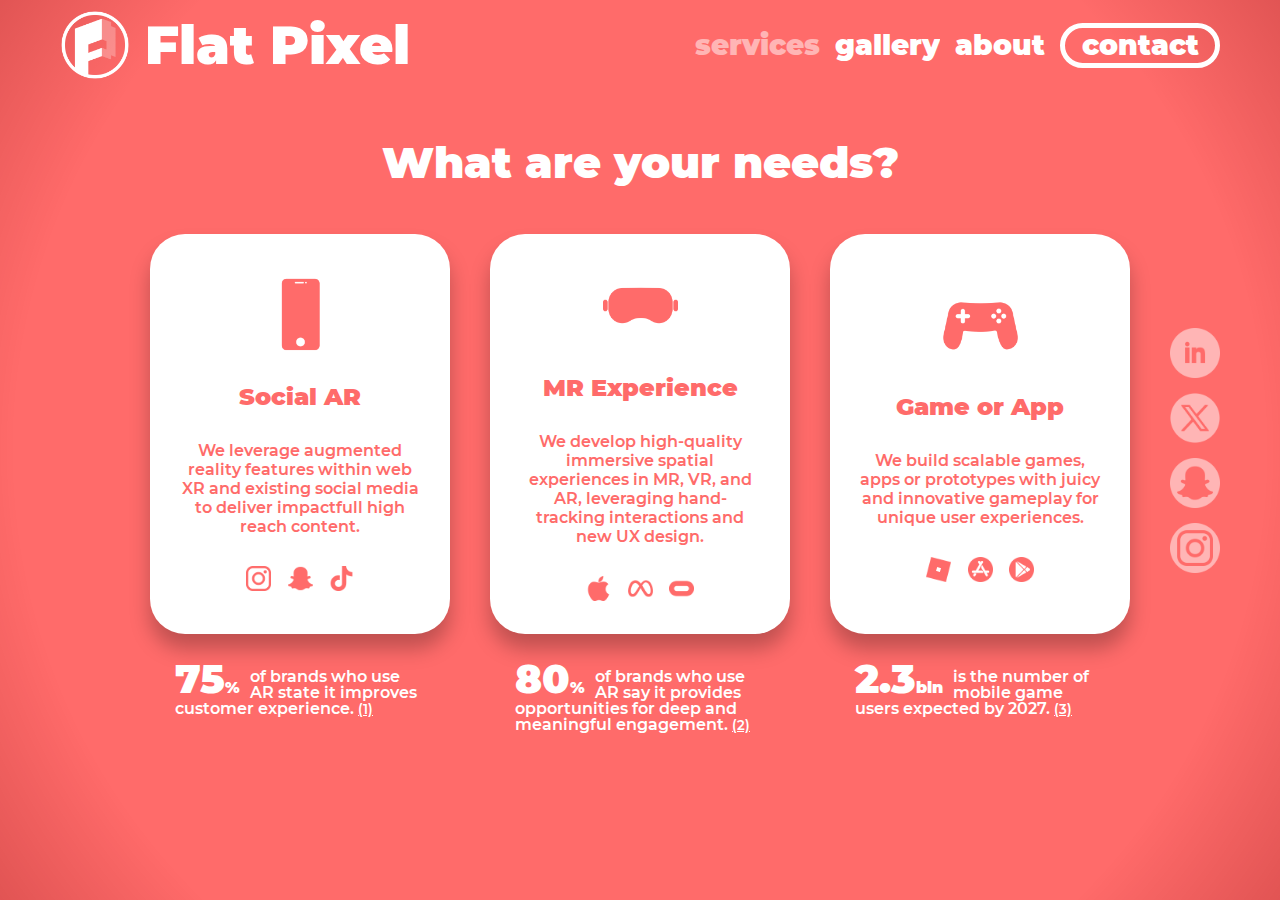
<file: services.html>
<!DOCTYPE html>
<html lang="en" data-scroll='0' translate="no">

<head>
	<meta charset="UTF-8" />
	<meta name="viewport" content="width=device-width, initial-scale=1.0, viewport-fit=cover" />
	<meta http-equiv="ScreenOrientation" content="autoRotate:disabled" />
	<meta http-equiv="X-UA-Compatible" content="ie=edge" />
	<title>
		Flat Pixel - Services - An Augmented Reality Game studio based in Paris!
	</title>
	<meta name="description" content="We make augmented reality games. Our studio is based in Paris." />
	<meta property="og:title" content="Flat Pixel - Games studio" />
	<meta property="og:description" content="We make games & augmented reality. Our studio is based in Paris." />
	<meta property="og:type" content="website" />
	<meta property="og:url" content="http://www.flatpixel.fr/" />
	<meta property="og:image" content="images/FPlogo.png" />
	<!-- Google tag (gtag.js) -->
	<script async src="https://www.googletagmanager.com/gtag/js?id=G-MLJCMMWX98"></script>
	<script>
		window.dataLayer = window.dataLayer || [];
		function gtag() { dataLayer.push(arguments); }
		gtag('js', new Date());

		gtag('config', 'G-MLJCMMWX98');
	</script>
	<link rel="icon" type="image/png" href="favicon.ico" />
	<link href="https://fonts.googleapis.com/css?family=Alata&display=swap" rel="stylesheet" defer />
	<link rel="stylesheet" href="css/main.css" type="text/css" />
</head>

<body>
	<!-- Navigation -->
	<nav id="main-nav">
		<div class="vignette"></div>
		<a id="Logo" href="./index.html"><img src="./images/logo.png" alt="Logo"><span>Flat Pixel</span></a>
		<input class="menu-btn" type="checkbox" id="menu-btn" />
		<label class="menu-icon" for="menu-btn"><span class="navicon"></span></label>
		<ul>
			<li id="btnHome"><a href="./index.html">home</a></li>
			<li id="btnServices"><a class="active" href="./services.html">services</a></li>
			<li id="btnProjects"><a href="./projects.html">gallery</a></li>
			<li id="btnAbout"><a href="./about.html">about</a></li>
			<li id="btnContact"><a href="./contact.html">contact</a></li>
		</ul>
	</nav>
	<!-- Main -->
	<main id="Services">
		<h1 translate="yes">What are your needs?</h1>
		<ul id="Cards">
			<li class="card">
				<a class="inner" href="./contact.html">
					<ul class="icons">
						<li class="icon phone">phone</li>
					</ul>
					<h2>Social AR</h2>
					<p translate="yes">
						We leverage augmented reality features within web XR and existing social media to deliver impactfull high
						reach content.
					</p>
					<ul class="miniicons">
						<li class="icon instagram">Instagram</li>
						<li class="icon snapchat">Snapchat</li>
						<li class="icon tiktok">TikTok</li>
					</ul> 
				</a>
				<a class="figures" target="_blank" href="./AugmentalityShift_Global_2022.pdf"><span
						class="bigNumber">75<span>%</span></span>
					of brands who use AR state it improves
					customer experience. <sup>(1)</sup></a>
			</li>
			<li class="card">
				<a class="inner" href="./contact.html">
					<ul class="icons">
						<li class="icon vrheadset">VR</li>
					</ul>
					<h2>MR Experience</h2>
					<p translate="yes">
						We develop high-quality immersive spatial experiences in MR, VR, and AR, leveraging hand-tracking interactions and new
						UX design.
					</p>
					<ul class="miniicons">
						<li class="icon apple">Apple</li>
						<li class="icon meta">Meta</li>
						<li class="icon oculus">Oculus</li>
					</ul>
				</a>
				<a class="figures" target="_blank" href="./AugmentalityShift_Global_2022.pdf"><span
						class="bigNumber">80<span>%</span></span>
					of brands who use AR say it provides opportunities for deep and meaningful engagement.
					<sup>(2)</sup></a>
			</li>
			<li class="card">
				<a class="inner" href="./contact.html">
					<ul class="icons">
						<li class="icon controller">Game</li>
					</ul>
					<h2>Game or App</h2>
					<p translate="yes">
						We build scalable games, apps or prototypes with juicy and innovative gameplay for
						unique user experiences.
					</p>
					<ul class="miniicons">
						<li class="icon roblox">Roblox</li>
						<li class="icon appstore">App Store</li>
						<li class="icon playstore">Play Store</li>
					</ul>
				</a>
				<a class="figures" target="_blank"
					href="https://www.statista.com/outlook/dmo/digital-media/video-games/mobile-games/worldwide"><span
						class="bigNumber">2.3<span>bln</span></span>
					is the number of mobile game users expected by 2027. <sup>(3)</sup></a>
			</li>
		</ul>
	</main>
	<!-- Footer -->
	<footer>
		<ul>
			<li><a href="https://fr.linkedin.com/company/flatpixel" target="_blank" rel="noopener noreferrer"
					class="social linkedin">Linked In</a></li>
			<li><a href="https://www.twitter.com/Flat_Pixel" target="_blank" rel="noopener noreferrer"
					class="social twitter">
					Twitter
				</a></li>
			<li><a href="https://www.snapchat.com/add/flatpixel" target="_blank" rel="noopener noreferrer"
					class="social snapchat">
					Snapchat
				</a></li>
			<li><a href="https://www.instagram.com/flat_pixel" target="_blank" rel="noopener noreferrer"
					class="social instagram">
					Instagram
				</a></li>
		</ul>
	</footer>
	<!-- Scripts -->
	<script type="application/javascript" src="js/storeScroll.js"></script>
</body>

</html>
</file>
<file: css/main.css>
@charset "UTF-8";
@-o-viewport {
  width: device-width;
  /* largeur du viewport */
  zoom: 1;
  /* zoom initial à 1.0 (et clin d'oeil aux fans d'IE6/7) */
}
@viewport {
  width: device-width;
  /* largeur du viewport */
  zoom: 1;
  /* zoom initial à 1.0 (et clin d'oeil aux fans d'IE6/7) */
}
* {
  box-sizing: border-box;
  padding: 0;
  margin: 0;
  color: white;
  text-decoration: none;
  outline: 0;
}

ul li {
  list-style: none;
}

@font-face {
  font-family: "montserrat-black";
  src: url("../fonts/Montserrat/webfonts/Montserrat-Black.woff") format("woff");
}
@font-face {
  font-family: "montserrat-semibold";
  src: url("../fonts/Montserrat/webfonts/Montserrat-SemiBold.woff") format("woff");
}
@font-face {
  font-family: "montserrat-regular";
  src: url("../fonts/Montserrat/webfonts/Montserrat-Regular.woff") format("woff");
}
h1 {
  font-family: "montserrat-black", sans-serif;
  font-size: 2.5em;
  line-height: 1em;
}

::-moz-placeholder {
  color: #ffbbbb;
}

::placeholder {
  color: #ffbbbb;
}

body {
  background-color: #ff6b6a;
  font-family: "montserrat-semibold", sans-serif;
  display: grid;
  width: 100vw;
  min-height: 100vh;
  grid-template-columns: minmax(60px, 10vw) 1fr minmax(60px, 10vw);
  grid-template-rows: max(10vh, 60px) 1fr max(10vh, 60px);
}
@media screen and (orientation: portrait) and (max-width: 810px), screen and (orientation: landscape) and (max-height: 700px), screen and (orientation: landscape) and (max-width: 810px) {
  body {
    padding: 3vw;
    margin-bottom: 10px;
  }
}

.vignette {
  position: fixed;
  top: 0;
  left: 0;
  width: 100%;
  height: 100%;
  background: radial-gradient(circle, transparent 80%, rgb(113, 0, 0) 175%);
  z-index: -1;
  pointer-events: none;
}

canvas {
  position: fixed;
  top: 0;
  left: 0;
  width: 100%;
  height: 100%;
  z-index: 0;
}

#Logo {
  grid-row: 1;
  font-family: "montserrat-black", sans-serif;
  display: flex;
  flex-direction: row;
  justify-content: start;
  align-items: center;
  width: 100%;
  height: 100%;
  text-align: left;
  color: #ffbbbb;
  overflow: hidden;
  font-size: 3.3em;
  line-height: 50px;
  z-index: 20;
}
#Logo * {
  margin-right: 15px;
}
#Logo.active {
  color: #ff6b6a;
}
#Logo img {
  display: inline-flex;
  position: relative;
  width: auto;
  height: 100%;
  max-width: 150px;
  max-height: 150px;
}
#Logo span {
  display: none;
}
@media screen and (min-width: calc(1200px + 1px)) {
  #Logo span {
    display: inline-flex;
    align-items: center;
    justify-content: center;
    vertical-align: middle;
    text-align: center;
    position: relative;
    width: auto;
    height: inherit;
  }
}

html:not([data-scroll="0"]) nav {
  box-shadow: 0 0 0.5em rgba(138, 0, 23, 0.25);
}

nav {
  position: fixed;
  top: 0;
  right: 0;
  left: 0;
  display: flex;
  align-items: center;
  flex-direction: row;
  justify-content: center;
  width: 100vw;
  height: max(80px, 10vh);
  padding: 10px min(60px, 5vw);
  font-family: "montserrat-black", sans-serif;
  background-color: #ff6b6a;
  z-index: 10;
}
@media screen and (min-width: calc(810px + 1px)) and (min-height: calc(700px + 1px)) {
  nav ul {
    width: 100%;
    height: 100%;
    display: flex;
    flex-direction: row;
    justify-content: flex-end;
    align-items: center;
    gap: 15px;
  }
  nav ul li {
    width: auto;
    max-width: 160px;
    height: 45px;
    align-items: center;
    overflow: hidden;
  }
  nav ul li a {
    display: flex;
    align-items: center;
    justify-content: center;
    vertical-align: middle;
    text-align: center;
    width: 100%;
    height: 100%;
    color: white;
    overflow: hidden;
    font-size: 1.75em;
  }
  nav ul li a:hover {
    opacity: 75%;
  }
  nav ul li a.active {
    opacity: 50%;
  }
  nav ul #btnHome {
    display: none;
  }
  nav ul #btnContact a {
    min-width: 160px;
    border: white solid 5px;
    border-radius: 100px;
  }
  nav ul #btnContact.active {
    border-color: rgba(255, 255, 255, 0.5);
  }
}
@media screen and (orientation: portrait) and (max-width: 810px), screen and (orientation: landscape) and (max-height: 700px), screen and (orientation: landscape) and (max-width: 810px) {
  nav ul {
    position: fixed;
    top: 0;
    bottom: 0;
    right: 0;
    left: 0;
    width: 100vw;
    height: 100vh;
    display: flex;
    flex-direction: column;
    justify-content: center;
    align-items: center;
    overflow: auto;
    z-index: 10;
    background-color: rgba(255, 107, 106, 0.5);
    -webkit-backdrop-filter: blur(100px);
            backdrop-filter: blur(100px);
    box-shadow: 0 15px 20px rgba(0, 0, 0, 0.25);
    /* to stop flickering of text in safari */
    -webkit-font-smoothing: antialiased;
    transform-origin: 0% 0%;
    transform: translate(100%, 0);
    transition: transform 0.5s cubic-bezier(0.77, 0.2, 0.05, 1);
  }
}
@media screen and (orientation: portrait) and (max-width: 810px) and (orientation: portrait) and (max-width: 810px), screen and (orientation: landscape) and (max-height: 700px) and (orientation: portrait) and (max-width: 810px), screen and (orientation: landscape) and (max-width: 810px) and (orientation: portrait) and (max-width: 810px) {
  nav ul {
    gap: 30px;
  }
}
@media screen and (orientation: portrait) and (max-width: 810px) and (orientation: landscape) and (max-height: 700px), screen and (orientation: landscape) and (max-height: 700px) and (orientation: landscape) and (max-height: 700px), screen and (orientation: landscape) and (max-width: 810px) and (orientation: landscape) and (max-height: 700px) {
  nav ul {
    gap: 15px;
  }
}
@media screen and (orientation: portrait) and (max-width: 810px), screen and (orientation: landscape) and (max-height: 700px), screen and (orientation: landscape) and (max-width: 810px) {
  nav ul li {
    display: flex;
    align-items: center;
    justify-content: center;
    vertical-align: middle;
    text-align: center;
    width: 100%;
    height: 45px;
    min-height: 45px;
    align-items: center;
    overflow: hidden;
  }
  nav ul li a {
    display: flex;
    align-items: center;
    justify-content: center;
    vertical-align: middle;
    text-align: center;
    width: 100%;
    height: 100%;
    color: white;
    overflow: hidden;
    font-size: 1.75em;
    text-transform: capitalize;
  }
  nav ul li a:hover {
    opacity: 75%;
  }
  nav ul li a.active {
    opacity: 50%;
  }
  nav ul #btnContact a {
    min-width: 160px;
    max-width: 160px;
    border: white solid 5px;
    border-radius: 100px;
  }
  nav ul #btnContact.active {
    border-color: rgba(255, 255, 255, 0.5);
  }
}
nav .menu-icon {
  cursor: pointer;
  display: inline-block;
  padding: 25px 0;
  -webkit-user-select: none;
     -moz-user-select: none;
          user-select: none;
  z-index: 99;
}
nav .menu-icon .navicon {
  background: white;
  display: block;
  height: 7px;
  position: relative;
  transition: background 0.2s ease-out;
  width: 40px;
  border-radius: 5px;
}
nav .menu-icon .navicon:before, nav .menu-icon .navicon:after {
  background: white;
  content: "";
  display: block;
  height: 100%;
  position: absolute;
  transition: all 0.2s ease-out;
  width: 100%;
  border-radius: 5px;
}
nav .menu-icon .navicon:before {
  top: 11px;
}
nav .menu-icon .navicon:after {
  top: -11px;
}
nav .menu-btn {
  display: none;
}
nav .menu-btn:checked ~ ul {
  transform: translate(0%, 0);
}
nav .menu-btn:checked ~ .menu-icon .navicon {
  background: transparent;
}
nav .menu-btn:checked ~ .menu-icon .navicon:before {
  transform: rotate(-45deg);
}
nav .menu-btn:checked ~ .menu-icon .navicon:after {
  transform: rotate(45deg);
}
nav .menu-btn:checked ~ .menu-icon:not(.steps) .navicon:before, nav .menu-btn:checked ~ .menu-icon:not(.steps) .navicon:after {
  top: 0;
}
@media screen and (min-width: calc(810px + 1px)) and (min-height: calc(700px + 1px)) {
  nav .menu-icon {
    display: none;
  }
}

main#Privacy {
  display: flex;
  flex-direction: column;
  gap: 10px;
  width: 100%;
  max-width: 2048px;
  height: 100%;
  grid-row: 2;
  grid-column-start: 2;
  grid-column-end: 3;
  margin: 0;
  padding: 25px 0;
  align-self: center;
  justify-self: center;
}
@media screen and (orientation: portrait) and (max-width: 810px), screen and (orientation: landscape) and (max-height: 700px), screen and (orientation: landscape) and (max-width: 810px) {
  main#Privacy {
    grid-column-start: 1;
    grid-column-end: 4;
  }
}
main#Privacy h1,
main#Privacy h2,
main#Privacy h3,
main#Privacy h4 {
  font-family: "montserrat-black", sans-serif;
}
main#Privacy ul {
  padding-left: 25px;
}
main#Privacy ul li {
  list-style: auto;
  font-family: "montserrat-regular", sans-serif;
}
main#Privacy ul li > p {
  text-indent: 15px;
  padding-left: 15px;
  padding-bottom: 5px;
}
main#Privacy p {
  font-family: "montserrat-regular", sans-serif;
}
main#Privacy a {
  text-decoration: underline;
}

main#Home {
  display: grid;
  grid-template-columns: 1fr 1fr;
  grid-template-rows: 1fr;
  width: 100%;
  max-width: 2048px;
  height: 100%;
  grid-row: 2;
  grid-column-start: 2;
  grid-column-end: 3;
  margin: 0;
  padding: 25px 0;
  align-self: center;
  justify-self: center;
}
@media screen and (orientation: portrait) and (max-width: 810px), screen and (orientation: landscape) and (max-height: 700px), screen and (orientation: landscape) and (max-width: 810px) {
  main#Home {
    grid-template-columns: 1fr;
    grid-template-rows: min-content 1fr;
    grid-column-start: 1;
    grid-column-end: 4;
  }
}
main#Home #Blahblah {
  display: flex;
  flex-direction: column;
  align-items: flex-start;
  justify-content: flex-end;
  gap: 25px;
  width: 100%;
  height: auto;
  min-height: 500px;
  align-self: center;
  justify-self: center;
  grid-row: 1;
  grid-column: 1;
  padding: 0 15px;
}
main#Home #Blahblah p {
  line-height: 1.2em;
}
@media screen and (orientation: portrait) and (max-width: 810px), screen and (orientation: landscape) and (max-height: 700px), screen and (orientation: landscape) and (max-width: 810px) {
  main#Home #Blahblah {
    grid-row: 2;
    align-items: center;
    align-self: start;
    justify-self: left;
    padding: 25px 0 0 0;
    min-height: auto;
  }
}
main#Home h2 {
  font-family: "montserrat-black", sans-serif;
  font-size: 6em;
  line-height: 0.85em;
  width: 100%;
}
@media screen and (orientation: portrait) and (max-width: 810px), screen and (orientation: landscape) and (max-height: 700px), screen and (orientation: landscape) and (max-width: 810px) {
  main#Home h2 {
    font-size: 2.5em;
    line-height: 1.1em;
    padding: 0 15px;
  }
}
main#Home #Showreel {
  position: relative;
  display: block;
  max-width: 1080px;
  width: 100%;
  height: auto;
  grid-row: 1;
  grid-column: 2;
  align-self: center;
  justify-self: center;
}
@media screen and (orientation: portrait) and (max-width: 810px), screen and (orientation: landscape) and (max-height: 700px), screen and (orientation: landscape) and (max-width: 810px) {
  main#Home #Showreel {
    grid-column: 1;
  }
}
main#Home #Showreel img {
  display: block;
  position: absolute;
  border-radius: 100%;
  width: 100%;
  height: auto;
  aspect-ratio: 1/1;
  border: solid 10px white;
  top: 0;
  left: 0;
  z-index: 1;
  opacity: 1;
  animation: 1.5s ease 0s normal forwards 1 fadeout;
  animation-delay: 0.5s;
}
main#Home #Showreel video {
  border-radius: 100%;
  border: solid 10px white;
  width: 100%;
  height: auto;
  aspect-ratio: 1/1;
}
@media screen and (orientation: portrait) and (max-width: 810px), screen and (orientation: landscape) and (max-height: 700px), screen and (orientation: landscape) and (max-width: 810px) {
  main#Home #Showreel video {
    border: solid 8px white;
  }
}
@keyframes fadein {
  0% {
    opacity: 0;
  }
  66% {
    opacity: 0;
  }
  100% {
    opacity: 1;
  }
}
@keyframes fadeout {
  100% {
    opacity: 0;
  }
  66% {
    opacity: 0;
  }
  0% {
    opacity: 1;
  }
}
main#Home p {
  font-family: "montserrat-semibold", sans-serif;
  font-size: 1.25em;
  line-height: 1em;
  width: 100%;
}
@media screen and (orientation: portrait) and (max-width: 810px), screen and (orientation: landscape) and (max-height: 700px), screen and (orientation: landscape) and (max-width: 810px) {
  main#Home p {
    padding: 0 15px;
  }
}
main#Home a#Estimate {
  display: block;
  font-family: "montserrat-black", sans-serif;
  font-size: 1.5em;
  position: relative;
  border: white solid 0.25em;
  border-radius: 999em 999em 999em 999em;
  padding: 5px 25px;
}
main#Home a#Estimate:hover {
  opacity: 75%;
}

main#Services {
  width: 100%;
  height: auto;
  grid-row: 2;
  grid-column-start: 2;
  grid-column-end: 3;
  padding: 0 0 25px 0;
  display: flex;
  flex-direction: column;
  justify-content: center;
  align-content: center;
  align-self: center;
  flex-wrap: wrap;
  gap: 50px;
}
@media screen and (orientation: portrait) and (max-width: 810px), screen and (orientation: landscape) and (max-height: 700px), screen and (orientation: landscape) and (max-width: 810px) {
  main#Services {
    grid-column-start: 1;
    grid-column-end: 4;
    padding: 50px 0 25px 0;
  }
}
main#Services h1 {
  font-family: "montserrat-black", sans-serif;
  font-size: 2.7em;
  text-align: center;
}
@media screen and (orientation: portrait) and (max-width: 810px), screen and (orientation: landscape) and (max-height: 700px), screen and (orientation: landscape) and (max-width: 810px) {
  main#Services h1 {
    font-size: 2.5em;
    line-height: 1.1em;
  }
}
main#Services #Cards {
  min-height: 400px;
  margin: 0;
  padding: 0;
  display: flex;
  justify-content: center;
  align-items: center;
  gap: 40px;
  flex-wrap: wrap;
}
@media screen and (orientation: portrait) and (max-width: 810px), screen and (orientation: landscape) and (max-height: 700px), screen and (orientation: landscape) and (max-width: 810px) {
  main#Services #Cards {
    flex-direction: column;
    justify-content: start;
  }
}
main#Services .card {
  position: relative;
  min-width: 280px;
  min-height: 380px;
  width: 300px;
  height: 500px;
}
@media screen and (orientation: portrait) and (max-width: 810px), screen and (orientation: landscape) and (max-height: 700px), screen and (orientation: landscape) and (max-width: 810px) {
  main#Services .card {
    height: 520px;
  }
}
main#Services .card .inner:not(:empty):hover,
main#Services .card .inner:not(:empty):focus {
  z-index: 1;
  color: #fff;
  opacity: 1;
  transform: scale(1.05) rotateZ(2deg);
  cursor: pointer;
}
main#Services .card .inner:not(:empty):hover:after,
main#Services .card .inner:not(:empty):focus:after {
  opacity: 1;
}
main#Services .card .inner:not(:empty):hover:before,
main#Services .card .inner:not(:empty):focus:before {
  opacity: 0;
}
main#Services .card .inner {
  display: flex;
  flex-direction: column;
  justify-content: center;
  align-items: center;
  gap: 30px;
  padding: 0 30px;
  text-align: center;
  width: 100%;
  height: 400px;
  background: #fff;
  border-radius: 35px;
  box-shadow: 0 15px 20px rgba(0, 0, 0, 0.25);
  transition: all 0.4s cubic-bezier(0.33, 1, 0.68, 1);
  transition-property: background, transform, color, opacity;
}
main#Services .card .inner h2 {
  font-family: "montserrat-black", sans-serif;
  font-size: 1.5em;
}
main#Services .card .inner p {
  font-family: "montserrat-semibold", sans-serif;
  font-size: 1em;
}
main#Services .card .inner .icons {
  display: flex;
  flex-direction: row;
  justify-content: center;
  align-items: center;
  gap: 20px;
  width: 100%;
  min-height: 75px;
}
main#Services .card .inner .icons .icon {
  overflow: hidden;
  width: 100%;
  height: 100%;
  font-size: 0;
  background-repeat: no-repeat;
  background-size: contain;
  background-position: center;
}
main#Services .card .inner .icons .instagram {
  background-image: url("../images/services/icon_insta.png");
}
main#Services .card .inner .icons .snapchat {
  background-image: url("../images/services/icon_snapChat.png");
}
main#Services .card .inner .icons .tiktok {
  background-image: url("../images/services/icon_tikTok.png");
}
main#Services .card .inner .icons .unity {
  background-image: url("../images/services/icon_Unity.png");
}
main#Services .card .inner .icons .vrheadset {
  background-image: url("../images/services/icon_vr.png");
}
main#Services .card .inner .icons .phone {
  background-image: url("../images/services/icon_phone.png");
}
main#Services .card .inner .icons .controller {
  background-image: url("../images/services/icon_controller.png");
}
main#Services .card .inner .icons .eightwall {
  background-image: url("../images/services/icon_8thWall.png");
}
main#Services .card .inner .icons .lightship {
  background-image: url("../images/services/icon_lightShip.png");
}
main#Services .card .inner .miniicons {
  display: flex;
  flex-direction: row;
  justify-content: center;
  align-items: center;
  gap: 5px;
  width: 50%;
  min-height: 25px;
}
main#Services .card .inner .miniicons .icon {
  overflow: hidden;
  width: 100%;
  height: 100%;
  font-size: 0;
  background-repeat: no-repeat;
  background-size: contain;
  background-position: center;
}
main#Services .card .inner .miniicons .instagram {
  background-image: url("../images/services/icon_insta.png");
}
main#Services .card .inner .miniicons .snapchat {
  background-image: url("../images/services/icon_snapChat.png");
}
main#Services .card .inner .miniicons .tiktok {
  background-image: url("../images/services/icon_tikTok.png");
}
main#Services .card .inner .miniicons .unity {
  background-image: url("../images/services/icon_Unity.png");
}
main#Services .card .inner .miniicons .meta {
  background-image: url("../images/services/icon_meta.png");
}
main#Services .card .inner .miniicons .controller {
  background-image: url("../images/services/icon_controller.png");
}
main#Services .card .inner .miniicons .appstore {
  background-image: url("../images/services/icon_appstore.png");
}
main#Services .card .inner .miniicons .playstore {
  background-image: url("../images/services/icon_playstore.png");
}
main#Services .card .inner .miniicons .apple {
  background-image: url("../images/services/icon_apple.png");
}
main#Services .card .inner .miniicons .steam {
  background-image: url("../images/services/icon_steam.png");
}
main#Services .card .inner .miniicons .roblox {
  background-image: url("../images/services/icon_roblox.png");
}
main#Services .card .inner .miniicons .oculus {
  background-image: url("../images/services/icon_oculus.png");
}
main#Services .card .inner .miniicons .vrheadset {
  background-image: url("../images/services/icon_vr.png");
}
main#Services .card .inner .miniicons .phone {
  background-image: url("../images/services/icon_phone.png");
}
main#Services .card .inner .miniicons .eightwall {
  background-image: url("../images/services/icon_8thWall.png");
}
main#Services .card .inner .miniicons .lightship {
  background-image: url("../images/services/icon_lightShip.png");
}
main#Services .card * {
  color: #ff6b6a;
}
main#Services .figures {
  display: inline-block;
  width: 100%;
  text-align: left;
  color: white;
  margin-top: 35px;
  padding: 0 25px;
  line-height: 1em;
}
main#Services .figures .bigNumber {
  float: left;
  padding: 0px 10px 0px 0px;
  font-family: "montserrat-black", sans-serif;
  font-size: 2.5em;
  line-height: 0.5em;
  color: white;
}
main#Services .figures .bigNumber span {
  color: white;
  font-size: 0.4em;
}
main#Services .figures sup {
  color: white;
  text-decoration: underline;
  vertical-align: top;
}

main#Projects {
  grid-row: 2;
  grid-column: 2/3;
  margin: 0;
  padding-bottom: 25px;
  padding-top: 75px;
  justify-self: center;
}
@media screen and (orientation: portrait) and (max-width: 810px), screen and (orientation: landscape) and (max-height: 700px), screen and (orientation: landscape) and (max-width: 810px) {
  main#Projects {
    grid-column-start: 1;
    grid-column-end: 4;
    padding-top: 0;
  }
}
main#Projects .gallery {
  display: flex;
  padding: 2px;
  transition: 0.3s;
  flex-direction: row;
  width: 100%;
  max-width: 1800px;
  justify-content: center;
}
@media screen and (orientation: portrait) and (max-width: 810px), screen and (orientation: landscape) and (max-height: 700px), (hover: none) {
  main#Projects .gallery {
    flex-direction: column;
    max-width: 550px;
  }
}
@media (hover: hover) {
  main#Projects .gallery:hover .gallery__image, main#Projects .gallery:hover .gallery__video {
    filter: grayscale(1);
  }
}
main#Projects .gallery__column {
  display: flex;
  width: 33%;
  flex-direction: column;
}
@media screen and (orientation: portrait) and (max-width: 810px), screen and (orientation: landscape) and (max-height: 700px), (hover: none) {
  main#Projects .gallery__column {
    width: 100%;
  }
}
main#Projects .gallery__link {
  margin: 10px;
  overflow: hidden;
  border: white 8px solid;
  border-radius: 3px;
}
@media screen and (orientation: portrait) and (max-width: 810px), screen and (orientation: landscape) and (max-height: 700px), screen and (orientation: landscape) and (max-width: 810px) {
  main#Projects .gallery__link {
    max-width: 70vh;
    border: white 7px solid;
  }
}
main#Projects .gallery__link:hover .gallery__image,
main#Projects .gallery__link:hover .gallery__video {
  filter: grayscale(0);
}
main#Projects .gallery__link:hover .gallery__caption {
  opacity: 1;
}
main#Projects .gallery__thumb {
  position: relative;
}
main#Projects .gallery__image, main#Projects .gallery__video {
  display: block;
  width: 100%;
  transition: 0.3s;
  -o-object-fit: cover;
     object-fit: cover;
}
main#Projects .gallery__image:hover, main#Projects .gallery__video:hover {
  transform: scale(1.05);
}
main#Projects .gallery__caption {
  position: absolute;
  bottom: 0;
  left: 0;
  padding: 25px 15px 15px;
  width: 100%;
  font-family: "montserrat-semibold", sans-serif;
  font-size: 16px;
  color: white;
  opacity: 0;
  background: linear-gradient(0deg, rgba(0, 0, 0, 0.5) 0%, rgba(255, 255, 255, 0) 100%);
  transition: 0.3s;
}

main#About {
  display: flex;
  justify-content: center;
  align-items: center;
  gap: 25px;
  grid-row: 2;
  flex-direction: column;
  grid-column: 2/3;
  align-content: center;
  align-self: center;
  padding-bottom: 25px;
}
@media screen and (min-width: calc(1200px + 1px)) {
  main#About {
    align-items: flex-start;
  }
}
@media screen and (orientation: portrait) and (max-width: 810px), screen and (orientation: landscape) and (max-height: 700px), screen and (orientation: landscape) and (max-width: 810px) {
  main#About {
    grid-column: 1/4;
  }
}
@media screen and (min-width: calc(1200px + 1px)) {
  main#About {
    flex-direction: row;
    grid-column: 2/3;
  }
}
main#About #Presentation {
  display: flex;
  flex-direction: column;
  justify-content: start;
  align-items: center;
  gap: 35px;
  flex-wrap: wrap;
}
@media screen and (min-width: calc(1200px + 1px)) {
  main#About #Presentation {
    flex: 1 1 700px;
    max-width: 700px;
    justify-content: center;
    margin-top: 100px;
  }
}
main#About #Presentation p {
  font-family: "montserrat-semibold", sans-serif;
  font-size: 1.2em;
}
@media screen and (orientation: portrait) and (max-width: 810px), screen and (orientation: landscape) and (max-height: 700px), screen and (orientation: landscape) and (max-width: 810px) {
  main#About #Presentation p {
    padding: 0 15px;
  }
}
main#About #Presentation p a {
  text-decoration: underline;
}
main#About #Presentation ul {
  width: 100%;
  height: 100%;
  display: flex;
  align-items: center;
  justify-content: center;
  -moz-column-gap: 50px;
       column-gap: 50px;
  flex-wrap: wrap;
}
main#About #Presentation ul li.award {
  width: 150px;
  height: 150px;
  overflow: hidden;
  min-width: 0;
  min-height: 0;
  font-size: 0;
  background-repeat: no-repeat;
  background-position: center center;
}
main#About #Presentation ul .clio1 {
  background-size: contain;
  background-image: url("../images/awards/award_clio2018.png");
}
main#About #Presentation ul .clio2 {
  background-size: contain;
  background-image: url("../images/awards/award_clio2019.png");
}
main#About #Presentation ul .kidchoice {
  background-size: contain;
  background-image: url("../images/awards/award_kidscreen.png");
}
main#About #Presentation ul .lensathon {
  background-size: contain;
  background-image: url("../images/awards/award_lensathon.png");
}
main#About #Presentation ul .meta {
  background-size: contain;
  background-image: url("../images/awards/award_meta.png");
}
main#About #TeamPhoto {
  display: flex;
  flex-direction: column;
  justify-content: center;
  align-items: center;
  gap: 15px;
  flex: 2 0 400px;
  max-width: 450px;
  min-width: 300px;
  margin-top: 25px;
}
@media screen and (min-width: calc(1200px + 1px)) {
  main#About #TeamPhoto {
    margin-top: 100px;
  }
}
main#About #TeamPhoto img {
  width: 100%;
  border-radius: 100%;
  -o-object-fit: cover;
     object-fit: cover;
  aspect-ratio: 1/1;
  border: solid 5px white;
}

main#Contact {
  width: 100%;
  max-width: 700px;
  height: auto;
  grid-row: 2;
  grid-column-start: 2;
  grid-column-end: 3;
  margin: 0 auto;
  padding: 25px 0;
  font-family: "montserrat-semibold", sans-serif;
  align-self: center;
  justify-self: center;
  /* Style the form */
  /* Style the input fields */
  /* This approximates the ease-in-out-bounce animation from easings.net, which would require a plug-in to use*/
  /* Mark input boxes that gets an error on validation: */
  /* Hide all steps by default: */
  /* Make circles that indicate the steps of the form: */
  /* Mark the active step: */
  /* Mark the steps that are finished and valid: */
}
@media screen and (orientation: portrait) and (max-width: 810px), screen and (orientation: landscape) and (max-height: 700px), screen and (orientation: landscape) and (max-width: 810px) {
  main#Contact {
    grid-column-start: 1;
    grid-column-end: 4;
  }
}
main#Contact form {
  display: flex;
  flex-direction: column;
  justify-content: center;
  align-content: center;
  gap: 25px;
  margin: 0 auto;
  width: 100%;
  min-width: 300px;
  max-width: 620px;
}
@media screen and (orientation: portrait) and (max-width: 810px), screen and (orientation: landscape) and (max-height: 700px), screen and (orientation: landscape) and (max-width: 810px) {
  main#Contact form {
    padding: 5px;
  }
}
main#Contact legend {
  font-family: "montserrat-black", sans-serif;
  font-size: 1.3em;
}
main#Contact textarea {
  background: #fff;
  width: 100%;
  height: 150px;
  min-height: 150px;
  padding: 0.6em 1.45em 0.7em;
  font-family: "montserrat-regular", sans-serif;
  font-size: 1.1em;
  color: #ff6b6a;
  line-height: 1.4em;
  border: 1px solid #d1d1d1;
  box-shadow: inset 0px 1px 8px rgba(0, 0, 0, 0.2);
  border-radius: 20px;
  box-sizing: border-box;
  resize: vertical;
  outline: none;
  transition: 0.18s ease-out;
}
main#Contact textarea:hover {
  box-shadow: inset 1px 2px 8px rgba(0, 0, 0, 0.02);
}
main#Contact textarea:focus {
  border: 1px solid #B8B6B6;
  box-shadow: inset 1px 2px 4px rgba(0, 0, 0, 0.01), 0px 0px 8px rgba(0, 0, 0, 0.2);
}
main#Contact input[type=text], main#Contact input[type=email] {
  border-radius: 99px;
  padding: 10px;
  min-height: 50px;
}
main#Contact input[type=text], main#Contact input[type=email] {
  width: 100%;
  background: #fff;
  color: #ff6b6a;
  border: 1px solid #d1d1d1;
  box-shadow: inset 0px 1px 8px rgba(0, 0, 0, 0.2);
  font-family: "montserrat-semibold", sans-serif;
  font-size: 1em;
  line-height: 1.45;
  outline: none;
  padding: 0.6em 1.45em 0.7em;
  transition: 0.18s ease-out;
}
main#Contact input[type=text]:hover, main#Contact input[type=email]:hover {
  box-shadow: inset 1px 2px 8px rgba(0, 0, 0, 0.02);
}
main#Contact input[type=text]:focus, main#Contact input[type=email]:focus {
  box-shadow: inset 0px 1px 8px rgba(0, 0, 0, 0.2);
}
@keyframes bounce {
  0% {
    transform: translateX(0px);
    timing-function: ease-in;
  }
  37% {
    transform: translateX(5px);
    timing-function: ease-out;
  }
  55% {
    transform: translateX(-5px);
    timing-function: ease-in;
  }
  73% {
    transform: translateX(4px);
    timing-function: ease-out;
  }
  82% {
    transform: translateX(-4px);
    timing-function: ease-in;
  }
  91% {
    transform: translateX(2px);
    timing-function: ease-out;
  }
  96% {
    transform: translateX(-2px);
    timing-function: ease-in;
  }
  100% {
    transform: translateX(0px);
    timing-function: ease-in;
  }
}
main#Contact #my-form-status {
  display: none;
  justify-content: center;
  align-content: center;
  align-items: center;
  justify-self: center;
  align-self: center;
  vertical-align: middle;
  min-height: 50px;
  text-align: center;
  border-left: solid 5px black;
  border-radius: 100px;
  width: 75%;
  background-color: rgba(255, 255, 255, 0.9);
  padding: 5px;
  color: #ff6b6a;
}
main#Contact #my-form-status.error {
  display: flex;
  border-left: solid 25px #fff4ad;
}
main#Contact #my-form-status.success {
  display: flex;
  border-left: solid 25px #b2ffbd;
}
main#Contact .invalid,
main#Contact input.invalid {
  outline: 0;
  border: 4px solid #ffbbbb;
  animation-name: bounce;
  animation-duration: 0.5s;
  animation-delay: 0.25s;
}
main#Contact .form-step {
  display: flex;
  flex-direction: column;
  justify-content: center;
  gap: 40px;
}
main#Contact .form-step h2 {
  text-align: center;
  font-family: "montserrat-black", sans-serif;
  font-size: 2.5em;
  line-height: 0.85em;
}
@media screen and (orientation: portrait) and (max-width: 810px), screen and (orientation: landscape) and (max-height: 700px), screen and (orientation: landscape) and (max-width: 810px) {
  main#Contact .form-step h2 {
    font-size: 1.75em;
    line-height: 1.25em;
  }
}
main#Contact .contact-details {
  display: flex;
  flex-direction: column;
  justify-content: center;
  align-items: center;
  gap: 20px;
  width: 100%;
}
main#Contact .contact-details input[type=text],
main#Contact .contact-details input[type=email] {
  width: 75%;
}
@media screen and (orientation: portrait) and (max-width: 810px), screen and (orientation: landscape) and (max-height: 700px), screen and (orientation: landscape) and (max-width: 810px) {
  main#Contact .contact-details input[type=text],
  main#Contact .contact-details input[type=email] {
    width: 90%;
  }
}
main#Contact input[type=radio],
main#Contact input[type=checkbox] {
  -webkit-appearance: none;
     -moz-appearance: none;
          appearance: none;
  /* For iOS < 15 to remove gradient background */
  background-color: #fff;
  /* Not removed via appearance */
  margin: 0;
  font: inherit;
  background-color: #ff6b6a;
  border-color: white;
  width: 20px;
  min-width: 20px;
  height: 20px;
  min-height: 20px;
  border: 2px solid white;
  border-radius: 5px;
  transition: all 0.3s ease;
  background-image: none;
  background-size: contain;
}
main#Contact input[type=radio]:hover,
main#Contact input[type=checkbox]:hover {
  background-color: rgba(255, 255, 255, 0.5);
}
main#Contact input[type=radio]:hover:checked,
main#Contact input[type=checkbox]:hover:checked {
  background-color: rgba(255, 255, 255, 0.5);
}
main#Contact input[type=radio]:checked,
main#Contact input[type=checkbox]:checked {
  background-image: url(../images/check.png);
}
main#Contact input[type=radio]:active,
main#Contact input[type=checkbox]:active {
  background-color: #ff6b6a;
}
main#Contact input[type=radio]:active:checked,
main#Contact input[type=checkbox]:active:checked {
  background-image: url(../images/check.png);
}
main#Contact fieldset {
  border: none;
  width: 100%;
  display: flex;
  flex-wrap: wrap;
  gap: 15px 0;
}
main#Contact fieldset label {
  display: flex;
  flex-basis: calc(50% - 10px);
  margin: 5px;
  position: relative;
  vertical-align: middle;
  gap: 7px;
}
main#Contact .buttons {
  display: flex;
  justify-content: center;
  align-items: flex-start;
  gap: 25px;
  flex-wrap: wrap-reverse;
}
main#Contact button {
  min-width: 180px;
  border: white solid 5px;
  border-radius: 100px;
  display: flex;
  position: relative;
  align-items: center;
  justify-content: center;
  vertical-align: middle;
  text-align: center;
  height: 100%;
  color: white;
  font-size: 1.75em;
  background-color: #ff6b6a;
  font-family: "montserrat-black", sans-serif;
  overflow: hidden;
  padding: 3px 15px;
}
main#Contact button:active {
  color: #ff6b6a;
  background-color: white;
}
main#Contact button::before,
main#Contact button::after {
  position: absolute;
  display: block;
  content: "";
  width: 100%;
  height: 100%;
}
main#Contact button:after {
  left: -100%;
  -webkit-clip-path: polygon(10% 0, 70% 0, 90% 100%, 30% 100%);
          clip-path: polygon(10% 0, 70% 0, 90% 100%, 30% 100%);
  background-color: rgba(255, 255, 255, 0.6);
  transition: all 300ms ease;
}
main#Contact button:hover::after {
  left: 100%;
}
@media screen and (orientation: portrait) and (max-width: 810px), screen and (orientation: landscape) and (max-height: 700px), screen and (orientation: landscape) and (max-width: 810px) {
  main#Contact #PreviousBtn {
    opacity: 0.75;
  }
}
main#Contact .steps {
  display: flex;
  justify-content: center;
  align-items: center;
  gap: 10px;
}
main#Contact .step {
  height: 15px;
  width: 15px;
  margin: 0 2px;
  background-color: #ffffff;
  border: none;
  border-radius: 50%;
  display: inline-block;
  opacity: 0.5;
}
main#Contact .step.active,
main#Contact .form-stepper-active {
  opacity: 1;
}
main#Contact .step.finish,
main#Contact .form-stepper-completed {
  background-color: white;
  opacity: 1;
}
main#Contact .d-none {
  display: none;
}

@media screen and (min-width: calc(810px + 1px)) and (min-height: calc(700px + 1px)) {
  footer {
    position: fixed;
    width: max(60px, 10vw);
    height: 100%;
    right: 0;
    top: 0;
    bottom: 0;
  }
}
@media screen and (min-width: calc(1200px + 1px)) {
  footer {
    padding-right: min(60px, 5vw);
  }
}
@media screen and (orientation: portrait) and (max-width: 810px), screen and (orientation: landscape) and (max-height: 700px), screen and (orientation: landscape) and (max-width: 810px) {
  footer {
    position: relative;
    width: 100%;
    grid-column-start: 1;
    grid-column-end: 4;
    grid-row: 3;
    padding: 0 10px;
  }
}
footer ul {
  width: 100%;
  height: 100%;
  display: flex;
  align-items: center;
  gap: 15px;
}
@media screen and (min-width: calc(1200px + 1px)) {
  footer ul {
    align-items: flex-end;
  }
}
@media screen and (min-width: calc(810px + 1px)) and (min-height: calc(700px + 1px)) {
  footer ul {
    flex-direction: column;
    justify-content: center;
  }
}
@media screen and (orientation: portrait) and (max-width: 810px), screen and (orientation: landscape) and (max-height: 700px), screen and (orientation: landscape) and (max-width: 810px) {
  footer ul {
    flex-direction: row;
    justify-content: center;
  }
}
footer ul li {
  width: 50px;
  height: 50px;
  align-items: center;
  overflow: hidden;
}
footer ul li a {
  display: block;
  position: relative;
  width: 100%;
  height: 100%;
  text-align: center;
  color: white;
  overflow: hidden;
  font-size: 2em;
  line-height: 50px;
  cursor: pointer;
  opacity: 50%;
}
footer ul li a:hover {
  opacity: 100%;
  transition: 0.2s ease-in-out;
}
footer a.social {
  overflow: hidden;
  min-width: 0;
  min-height: 0;
  font-size: 0;
  background-repeat: no-repeat;
  background-position: center center;
}
footer .linkedin {
  background-size: contain;
  background-image: url("../images/socials/linkedin.png");
}
footer .twitter {
  background-size: contain;
  background-image: url("../images/socials/icon_x.png");
}
footer .snapchat {
  background-size: contain;
  background-image: url("../images/socials/snapchat.png");
}
footer .instagram {
  background-size: contain;
  background-image: url("../images/socials/instagram.png");
}/*# sourceMappingURL=main.css.map */
</file>
